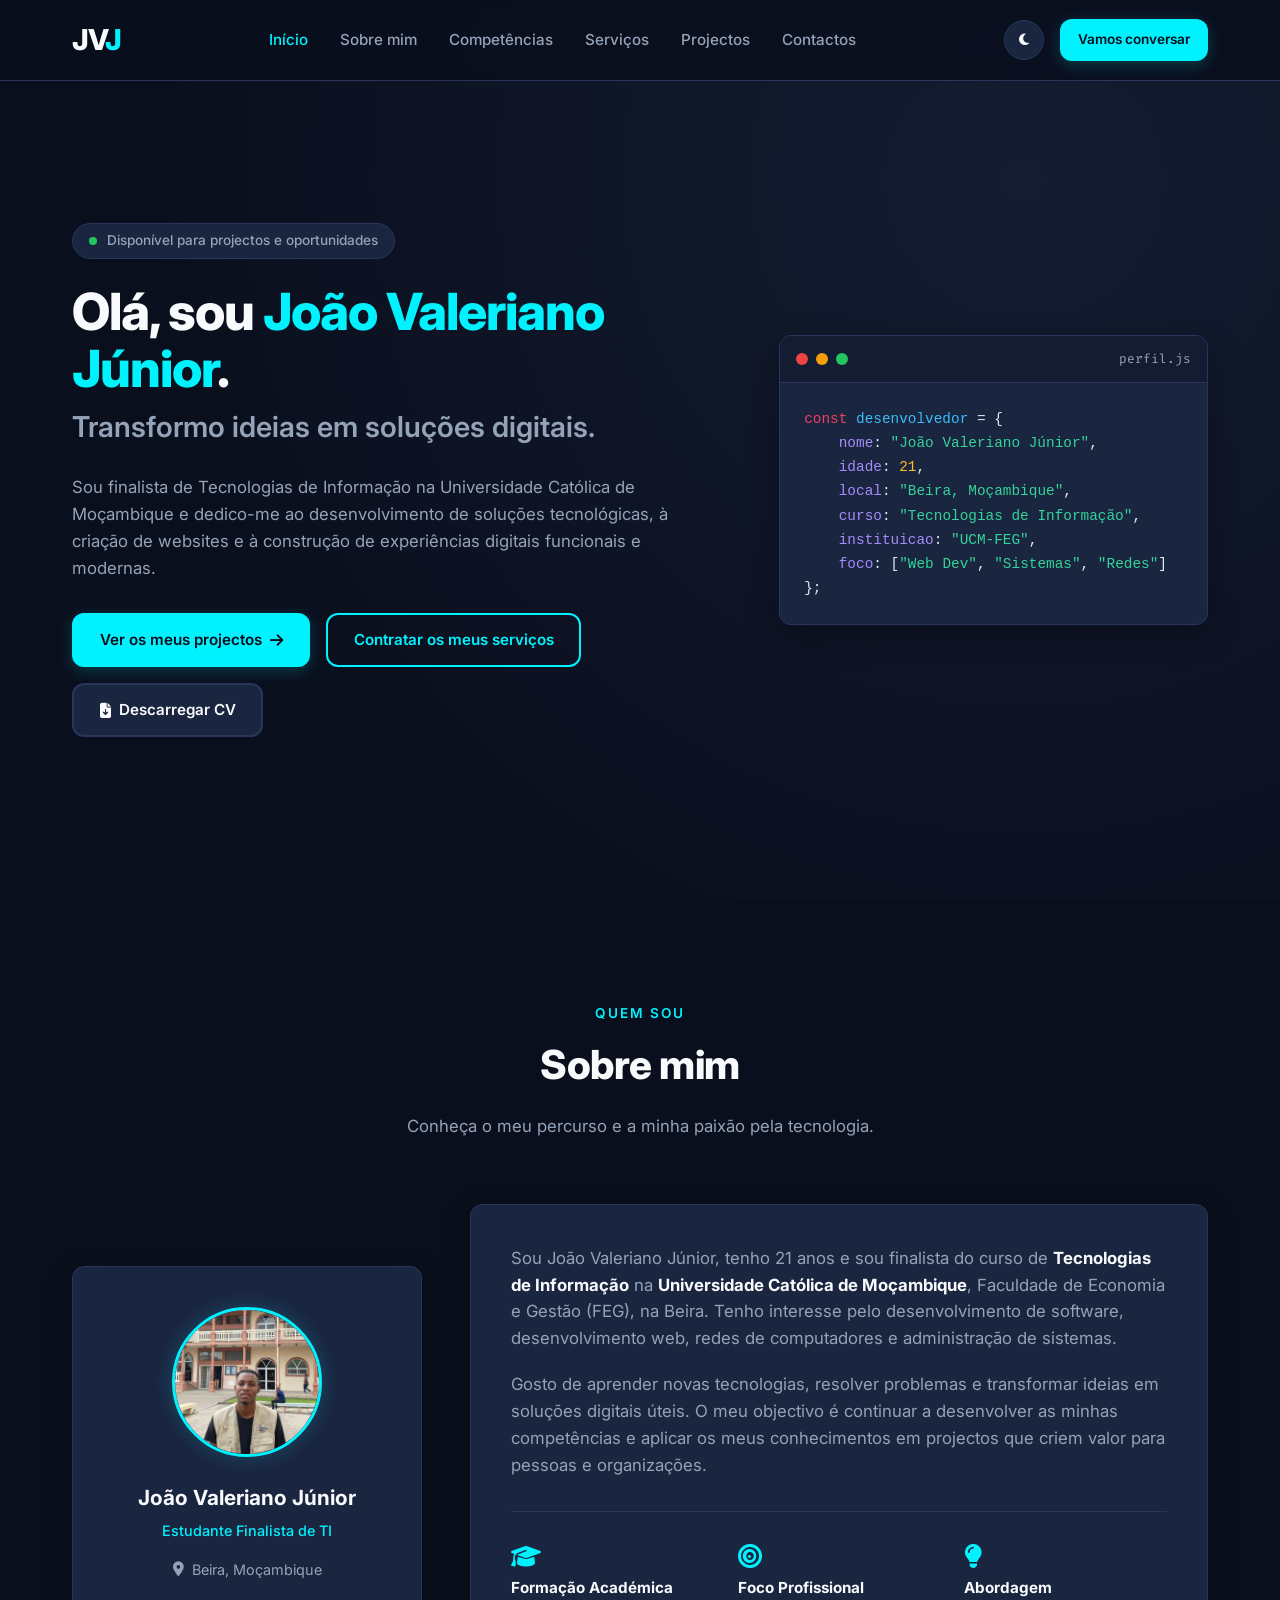
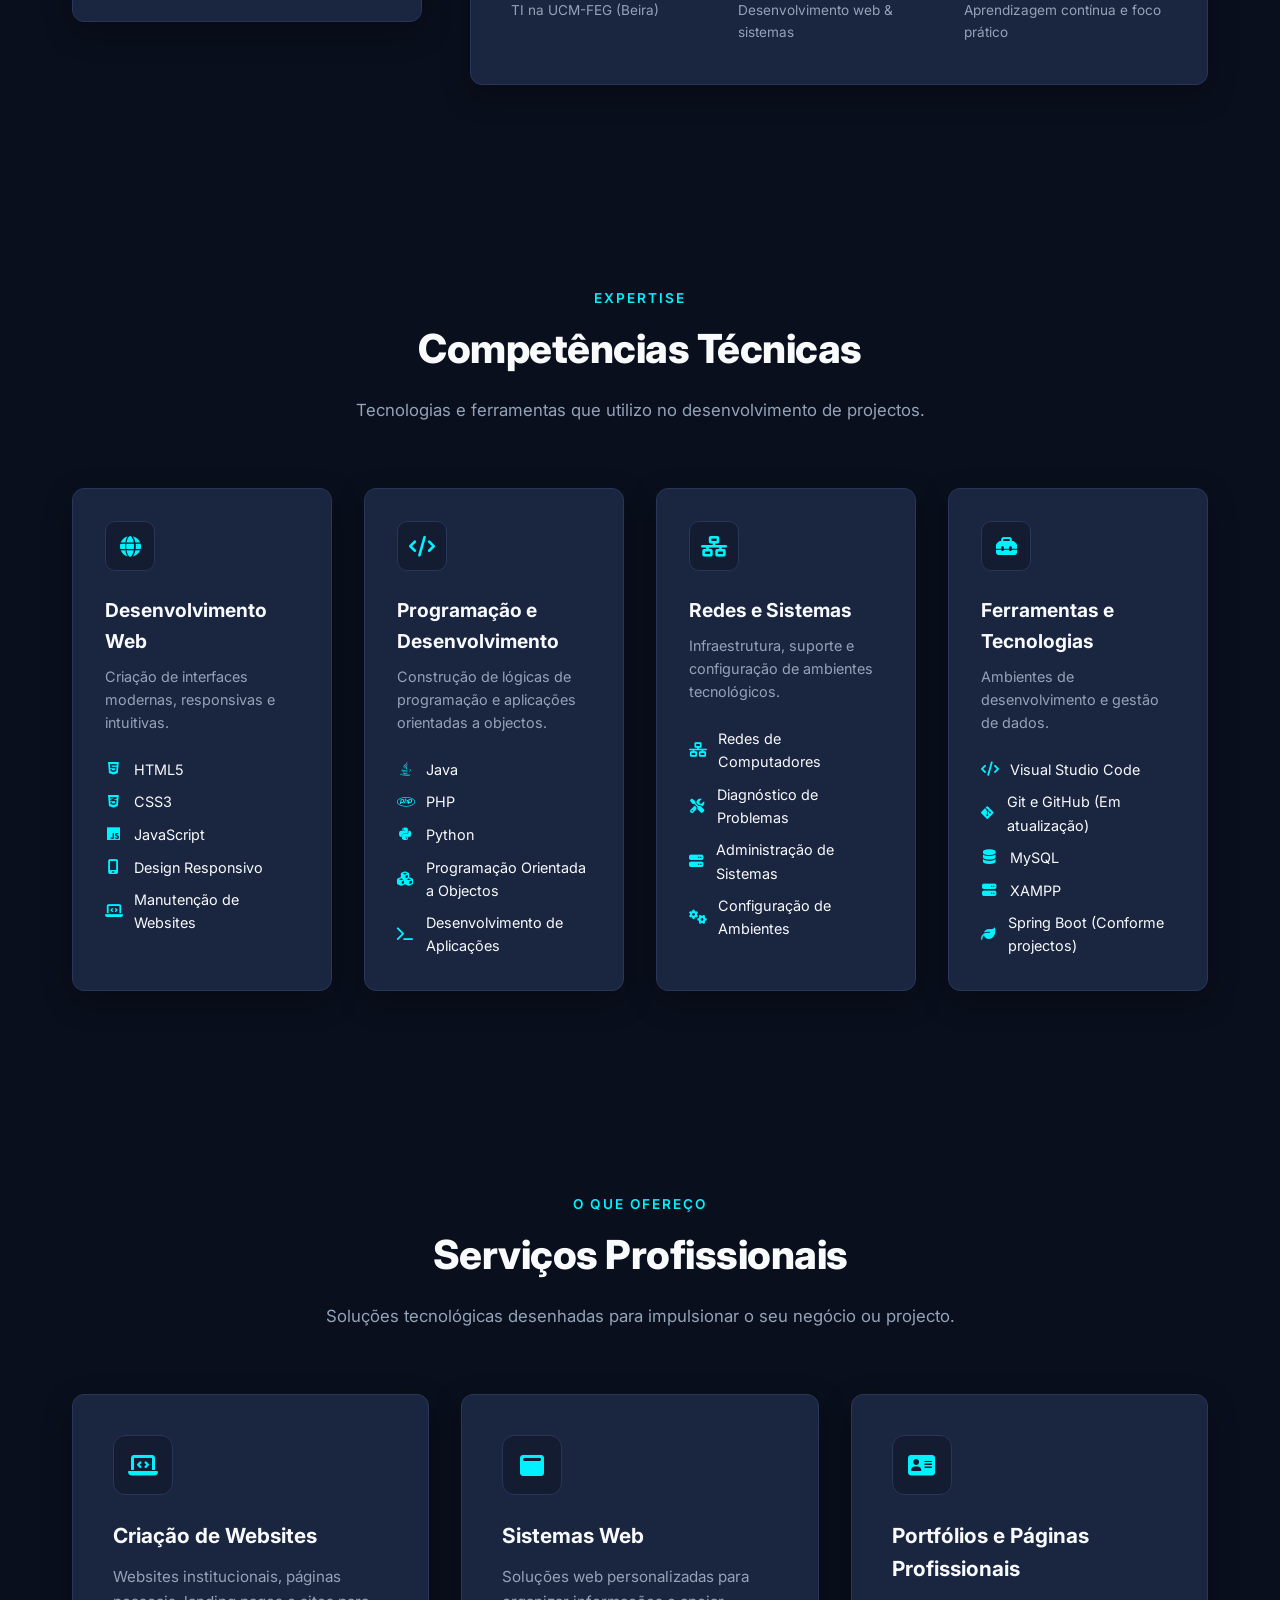
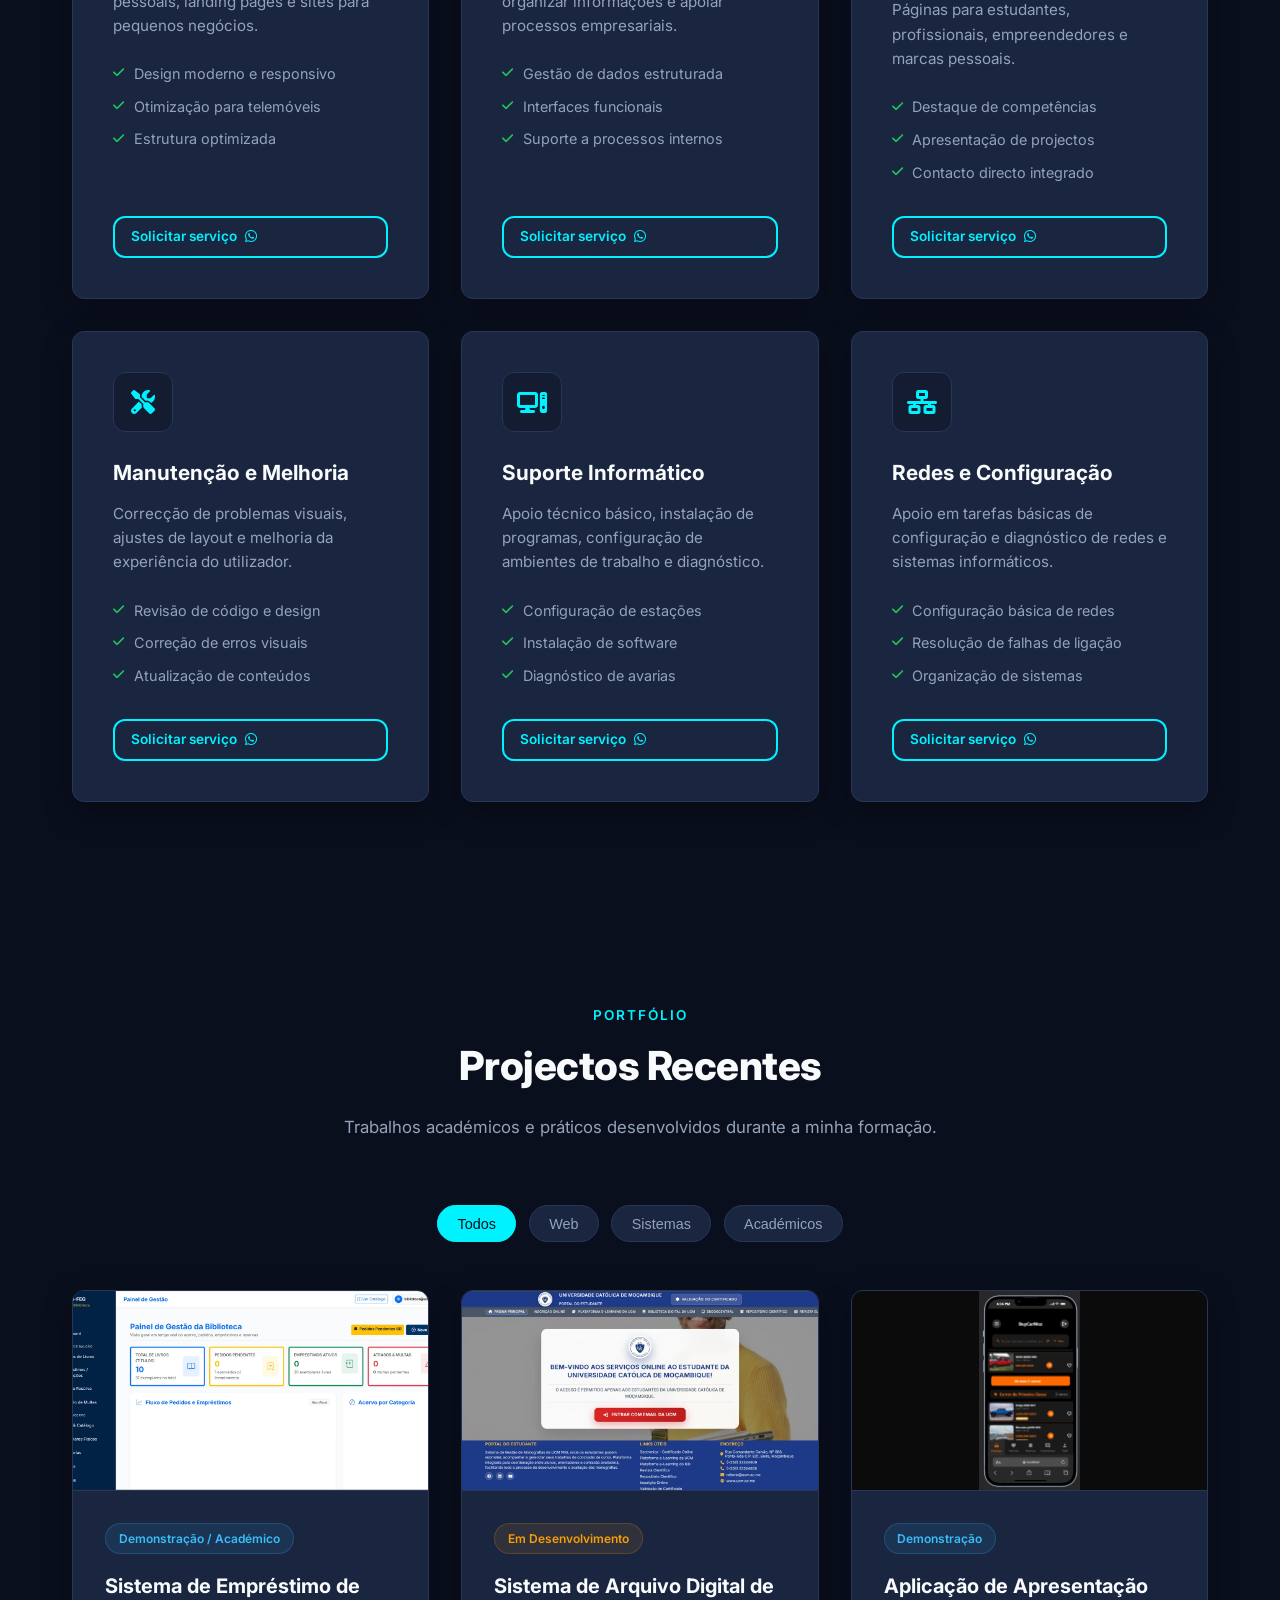
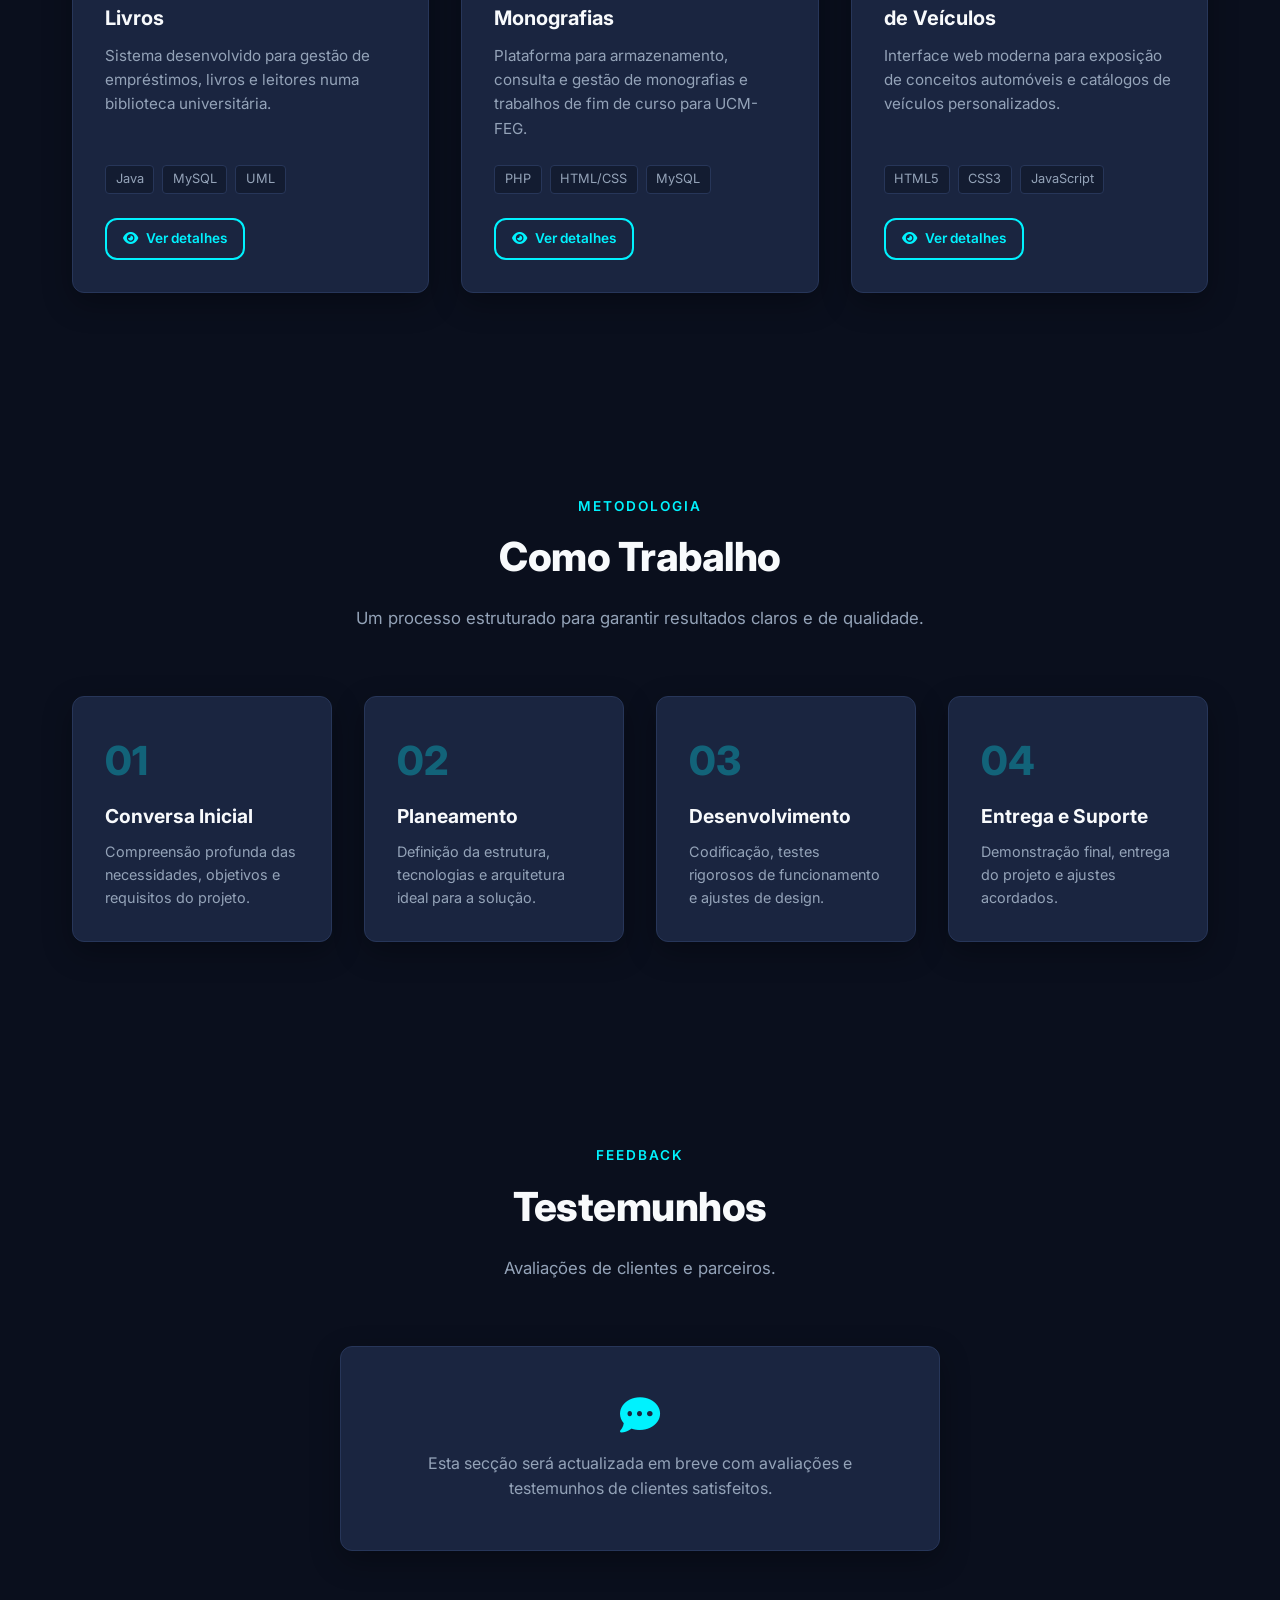
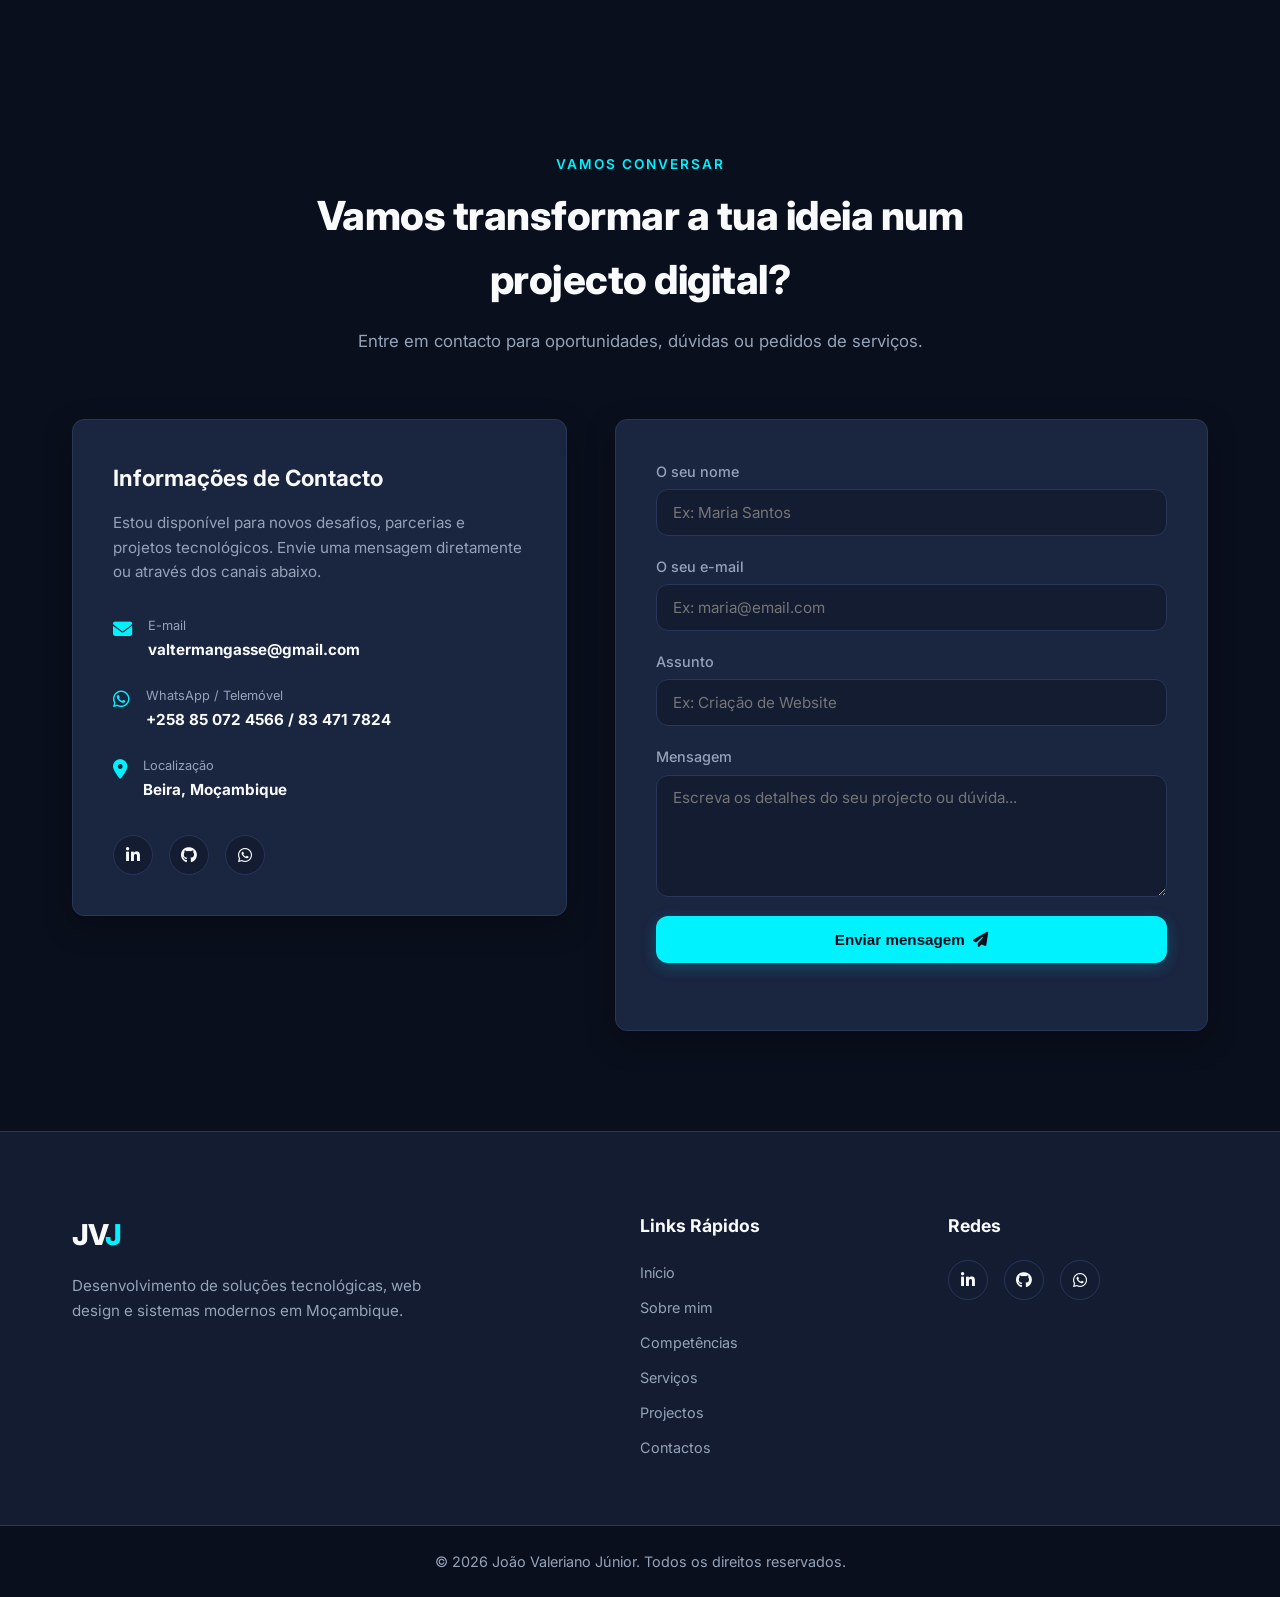
<file: index.html>
<!DOCTYPE html>
<html lang="pt-MZ" class="dark">
<head>
    <meta charset="UTF-8">
    <meta name="viewport" content="width=device-width, initial-scale=1.0">
    <title>João Valeriano Júnior | Portfólio Profissional</title>
    <meta name="description" content="Estudante finalista de Tecnologias de Informação na UCM-FEG, Beira. Desenvolvimento web, soluções digitais e serviços tecnológicos.">
    <!-- Partilha (WhatsApp, LinkedIn, Facebook) -->
    <meta property="og:type" content="website">
    <meta property="og:locale" content="pt_PT">
    <meta property="og:title" content="João Valeriano Júnior | Portfólio Profissional">
    <meta property="og:description" content="Estudante finalista de TI na UCM-FEG, Beira. Websites, sistemas web e suporte informático.">
    <meta property="og:url" content="https://joaovalerianojunior.vercel.app/">
    <meta property="og:image" content="https://joaovalerianojunior.vercel.app/images/og-image.jpg">
    <meta property="og:image:width" content="1200">
    <meta property="og:image:height" content="630">
    <meta name="twitter:card" content="summary_large_image">
    <link rel="canonical" href="https://joaovalerianojunior.vercel.app/">
    <!-- Favicon -->
    <link rel="icon" type="image/svg+xml" href="images/favicon.svg">
    <meta name="theme-color" content="#0a0f1d">
    <!-- Google Fonts -->
    <link rel="preconnect" href="https://fonts.googleapis.com">
    <link rel="preconnect" href="https://fonts.gstatic.com" crossorigin>
    <link href="https://fonts.googleapis.com/css2?family=Inter:wght@300;400;500;600;700;800&family=Fira+Code:wght@400;500&display=swap" rel="stylesheet">
    <!-- FontAwesome Icons -->
    <link rel="stylesheet" href="https://cdnjs.cloudflare.com/ajax/libs/font-awesome/6.4.0/css/all.min.css">
    <!-- Stylesheet -->
    <link rel="stylesheet" href="css/style.css">
</head>
<body>

    <!-- Cabeçalho e Navegação -->
    <header id="header" class="header">
        <div class="container nav-container">
            <a href="#hero" class="logo">JV<span>J</span></a>
            <nav class="nav-menu" id="navMenu">
                <ul class="nav-list">
                    <li><a href="#hero" class="nav-link active">Início</a></li>
                    <li><a href="#sobre" class="nav-link">Sobre mim</a></li>
                    <li><a href="#competencias" class="nav-link">Competências</a></li>
                    <li><a href="#servicos" class="nav-link">Serviços</a></li>
                    <li><a href="#projectos" class="nav-link">Projectos</a></li>
                    <li><a href="#contacto" class="nav-link">Contactos</a></li>
                </ul>
            </nav>
            <div class="nav-actions">
                <button id="themeToggle" class="theme-toggle" aria-label="Alternar tema">
                    <i class="fa-solid fa-moon"></i>
                </button>
                <a href="#contacto" class="btn btn-primary btn-sm">Vamos conversar</a>
                <button id="hamburger" class="hamburger" aria-label="Menu móvel">
                    <span></span>
                    <span></span>
                    <span></span>
                </button>
            </div>
        </div>
    </header>

    <main>
        <!-- Secção Inicial (Hero) -->
        <section id="hero" class="hero">
            <div class="container hero-container">
                <div class="hero-content">
                    <div class="availability-badge">
                        <span class="pulse-dot"></span> Disponível para projectos e oportunidades
                    </div>
                    <h1>Olá, sou <span class="highlight">João Valeriano Júnior</span>.</h1>
                    <h2 class="hero-subtitle">Transformo ideias em soluções digitais.</h2>
                    <p class="hero-description">
                        Sou finalista de Tecnologias de Informação na Universidade Católica de Moçambique e dedico-me ao desenvolvimento de soluções tecnológicas, à criação de websites e à construção de experiências digitais funcionais e modernas.
                    </p>
                    <div class="hero-buttons">
                        <a href="#projectos" class="btn btn-primary">Ver os meus projectos <i class="fa-solid fa-arrow-right"></i></a>
                        <a href="#servicos" class="btn btn-outline">Contratar os meus serviços</a>
                        <a href="#" class="btn btn-ghost" id="cvDownloadBtn" title="Ficheiro PDF a actualizar"><i class="fa-solid fa-file-arrow-down"></i> Descarregar CV</a>
                    </div>
                </div>
                <div class="hero-visual">
                    <div class="code-card">
                        <div class="code-header">
                            <span class="dot red"></span>
                            <span class="dot yellow"></span>
                            <span class="dot green"></span>
                            <span class="code-title">perfil.js</span>
                        </div>
                        <pre><code><span class="keyword">const</span> <span class="variable">desenvolvedor</span> = {
    <span class="property">nome</span>: <span class="string">"João Valeriano Júnior"</span>,
    <span class="property">idade</span>: <span class="number">21</span>,
    <span class="property">local</span>: <span class="string">"Beira, Moçambique"</span>,
    <span class="property">curso</span>: <span class="string">"Tecnologias de Informação"</span>,
    <span class="property">instituicao</span>: <span class="string">"UCM-FEG"</span>,
    <span class="property">foco</span>: [<span class="string">"Web Dev"</span>, <span class="string">"Sistemas"</span>, <span class="string">"Redes"</span>]
};</code></pre>
                    </div>
                </div>
            </div>
        </section>

        <!-- Secção Sobre Mim -->
        <section id="sobre" class="section sobre">
            <div class="container">
                <div class="section-header">
                    <span class="section-tag">Quem sou</span>
                    <h2>Sobre mim</h2>
                    <p>Conheça o meu percurso e a minha paixão pela tecnologia.</p>
                </div>
                <div class="sobre-grid">
                    <div class="sobre-avatar-card">
                        <div class="avatar-photo">
                            <img src="images/foto-perfil.jpg" alt="João Valeriano Júnior" width="600" height="600" loading="lazy">
                        </div>
                        <h3>João Valeriano Júnior</h3>
                        <p class="sobre-role">Estudante Finalista de TI</p>
                        <div class="sobre-location">
                            <i class="fa-solid fa-location-dot"></i> Beira, Moçambique
                        </div>
                    </div>
                    <div class="sobre-text-card">
                        <p>
                            Sou João Valeriano Júnior, tenho 21 anos e sou finalista do curso de <strong>Tecnologias de Informação</strong> na <strong>Universidade Católica de Moçambique</strong>, Faculdade de Economia e Gestão (FEG), na Beira. Tenho interesse pelo desenvolvimento de software, desenvolvimento web, redes de computadores e administração de sistemas.
                        </p>
                        <p>
                            Gosto de aprender novas tecnologias, resolver problemas e transformar ideias em soluções digitais úteis. O meu objectivo é continuar a desenvolver as minhas competências e aplicar os meus conhecimentos em projectos que criem valor para pessoas e organizações.
                        </p>
                        <div class="sobre-highlights">
                            <div class="highlight-item">
                                <i class="fa-solid fa-graduation-cap"></i>
                                <div>
                                    <h4>Formação Académica</h4>
                                    <p>TI na UCM-FEG (Beira)</p>
                                </div>
                            </div>
                            <div class="highlight-item">
                                <i class="fa-solid fa-bullseye"></i>
                                <div>
                                    <h4>Foco Profissional</h4>
                                    <p>Desenvolvimento web & sistemas</p>
                                </div>
                            </div>
                            <div class="highlight-item">
                                <i class="fa-solid fa-lightbulb"></i>
                                <div>
                                    <h4>Abordagem</h4>
                                    <p>Aprendizagem contínua e foco prático</p>
                                </div>
                            </div>
                        </div>
                    </div>
                </div>
            </div>
        </section>

        <!-- Secção de Competências Técnicas -->
        <section id="competencias" class="section competencias">
            <div class="container">
                <div class="section-header">
                    <span class="section-tag">Expertise</span>
                    <h2>Competências Técnicas</h2>
                    <p>Tecnologias e ferramentas que utilizo no desenvolvimento de projectos.</p>
                </div>
                <div class="competencias-grid">
                    <div class="competencia-card">
                        <div class="competencia-icon"><i class="fa-solid fa-globe"></i></div>
                        <h3>Desenvolvimento Web</h3>
                        <p class="competencia-desc">Criação de interfaces modernas, responsivas e intuitivas.</p>
                        <ul class="tech-list">
                            <li><i class="fa-brands fa-html5"></i> HTML5</li>
                            <li><i class="fa-brands fa-css3-alt"></i> CSS3</li>
                            <li><i class="fa-brands fa-js"></i> JavaScript</li>
                            <li><i class="fa-solid fa-mobile-screen"></i> Design Responsivo</li>
                            <li><i class="fa-solid fa-laptop-code"></i> Manutenção de Websites</li>
                        </ul>
                    </div>
                    <div class="competencia-card">
                        <div class="competencia-icon"><i class="fa-solid fa-code"></i></div>
                        <h3>Programação e Desenvolvimento</h3>
                        <p class="competencia-desc">Construção de lógicas de programação e aplicações orientadas a objectos.</p>
                        <ul class="tech-list">
                            <li><i class="fa-brands fa-java"></i> Java</li>
                            <li><i class="fa-brands fa-php"></i> PHP</li>
                            <li><i class="fa-brands fa-python"></i> Python</li>
                            <li><i class="fa-solid fa-cubes"></i> Programação Orientada a Objectos</li>
                            <li><i class="fa-solid fa-terminal"></i> Desenvolvimento de Aplicações</li>
                        </ul>
                    </div>
                    <div class="competencia-card">
                        <div class="competencia-icon"><i class="fa-solid fa-network-wired"></i></div>
                        <h3>Redes e Sistemas</h3>
                        <p class="competencia-desc">Infraestrutura, suporte e configuração de ambientes tecnológicos.</p>
                        <ul class="tech-list">
                            <li><i class="fa-solid fa-network-wired"></i> Redes de Computadores</li>
                            <li><i class="fa-solid fa-screwdriver-wrench"></i> Diagnóstico de Problemas</li>
                            <li><i class="fa-solid fa-server"></i> Administração de Sistemas</li>
                            <li><i class="fa-solid fa-gears"></i> Configuração de Ambientes</li>
                        </ul>
                    </div>
                    <div class="competencia-card">
                        <div class="competencia-icon"><i class="fa-solid fa-toolbox"></i></div>
                        <h3>Ferramentas e Tecnologias</h3>
                        <p class="competencia-desc">Ambientes de desenvolvimento e gestão de dados.</p>
                        <ul class="tech-list">
                            <li><i class="fa-solid fa-code"></i> Visual Studio Code</li>
                            <li><i class="fa-brands fa-git-alt"></i> Git e GitHub (Em atualização)</li>
                            <li><i class="fa-solid fa-database"></i> MySQL</li>
                            <li><i class="fa-solid fa-server"></i> XAMPP</li>
                            <li><i class="fa-solid fa-leaf"></i> Spring Boot (Conforme projectos)</li>
                        </ul>
                    </div>
                </div>
            </div>
        </section>

        <!-- Secção de Serviços -->
        <section id="servicos" class="section servicos">
            <div class="container">
                <div class="section-header">
                    <span class="section-tag">O que ofereço</span>
                    <h2>Serviços Profissionais</h2>
                    <p>Soluções tecnológicas desenhadas para impulsionar o seu negócio ou projecto.</p>
                </div>
                <div class="servicos-grid">
                    <div class="servico-card">
                        <div class="servico-icon"><i class="fa-solid fa-laptop-code"></i></div>
                        <h3>Criação de Websites</h3>
                        <p>Websites institucionais, páginas pessoais, landing pages e sites para pequenos negócios.</p>
                        <ul class="servico-features">
                            <li><i class="fa-solid fa-check"></i> Design moderno e responsivo</li>
                            <li><i class="fa-solid fa-check"></i> Otimização para telemóveis</li>
                            <li><i class="fa-solid fa-check"></i> Estrutura optimizada</li>
                        </ul>
                        <a href="https://wa.me/258850724566?text=Olá%20João,%20gostaria%20de%20saber%20mais%20sobre%20o%20serviço%20de%20Criação%20de%20Websites." target="_blank" class="btn btn-outline btn-sm">Solicitar serviço <i class="fa-brands fa-whatsapp"></i></a>
                    </div>
                    <div class="servico-card">
                        <div class="servico-icon"><i class="fa-solid fa-window-maximize"></i></div>
                        <h3>Sistemas Web</h3>
                        <p>Soluções web personalizadas para organizar informações e apoiar processos empresariais.</p>
                        <ul class="servico-features">
                            <li><i class="fa-solid fa-check"></i> Gestão de dados estruturada</li>
                            <li><i class="fa-solid fa-check"></i> Interfaces funcionais</li>
                            <li><i class="fa-solid fa-check"></i> Suporte a processos internos</li>
                        </ul>
                        <a href="https://wa.me/258850724566?text=Olá%20João,%20gostaria%20de%20saber%20mais%20sobre%20o%20serviço%20de%20Sistemas%20Web." target="_blank" class="btn btn-outline btn-sm">Solicitar serviço <i class="fa-brands fa-whatsapp"></i></a>
                    </div>
                    <div class="servico-card">
                        <div class="servico-icon"><i class="fa-solid fa-address-card"></i></div>
                        <h3>Portfólios e Páginas Profissionais</h3>
                        <p>Páginas para estudantes, profissionais, empreendedores e marcas pessoais.</p>
                        <ul class="servico-features">
                            <li><i class="fa-solid fa-check"></i> Destaque de competências</li>
                            <li><i class="fa-solid fa-check"></i> Apresentação de projectos</li>
                            <li><i class="fa-solid fa-check"></i> Contacto directo integrado</li>
                        </ul>
                        <a href="https://wa.me/258850724566?text=Olá%20João,%20gostaria%20de%20saber%20mais%20sobre%20Portfólios%20e%20Páginas%20Profissionais." target="_blank" class="btn btn-outline btn-sm">Solicitar serviço <i class="fa-brands fa-whatsapp"></i></a>
                    </div>
                    <div class="servico-card">
                        <div class="servico-icon"><i class="fa-solid fa-screwdriver-wrench"></i></div>
                        <h3>Manutenção e Melhoria</h3>
                        <p>Correcção de problemas visuais, ajustes de layout e melhoria da experiência do utilizador.</p>
                        <ul class="servico-features">
                            <li><i class="fa-solid fa-check"></i> Revisão de código e design</li>
                            <li><i class="fa-solid fa-check"></i> Correção de erros visuais</li>
                            <li><i class="fa-solid fa-check"></i> Atualização de conteúdos</li>
                        </ul>
                        <a href="https://wa.me/258850724566?text=Olá%20João,%20gostaria%20de%20saber%20mais%20sobre%20Manutenção%20e%20Melhoria%20de%20Websites." target="_blank" class="btn btn-outline btn-sm">Solicitar serviço <i class="fa-brands fa-whatsapp"></i></a>
                    </div>
                    <div class="servico-card">
                        <div class="servico-icon"><i class="fa-solid fa-computer"></i></div>
                        <h3>Suporte Informático</h3>
                        <p>Apoio técnico básico, instalação de programas, configuração de ambientes de trabalho e diagnóstico.</p>
                        <ul class="servico-features">
                            <li><i class="fa-solid fa-check"></i> Configuração de estações</li>
                            <li><i class="fa-solid fa-check"></i> Instalação de software</li>
                            <li><i class="fa-solid fa-check"></i> Diagnóstico de avarias</li>
                        </ul>
                        <a href="https://wa.me/258850724566?text=Olá%20João,%20gostaria%20de%20saber%20mais%20sobre%20Suporte%20Informático." target="_blank" class="btn btn-outline btn-sm">Solicitar serviço <i class="fa-brands fa-whatsapp"></i></a>
                    </div>
                    <div class="servico-card">
                        <div class="servico-icon"><i class="fa-solid fa-network-wired"></i></div>
                        <h3>Redes e Configuração</h3>
                        <p>Apoio em tarefas básicas de configuração e diagnóstico de redes e sistemas informáticos.</p>
                        <ul class="servico-features">
                            <li><i class="fa-solid fa-check"></i> Configuração básica de redes</li>
                            <li><i class="fa-solid fa-check"></i> Resolução de falhas de ligação</li>
                            <li><i class="fa-solid fa-check"></i> Organização de sistemas</li>
                        </ul>
                        <a href="https://wa.me/258850724566?text=Olá%20João,%20gostaria%20de%20saber%20mais%20sobre%20Redes%20e%20Configuração." target="_blank" class="btn btn-outline btn-sm">Solicitar serviço <i class="fa-brands fa-whatsapp"></i></a>
                    </div>
                </div>
            </div>
        </section>

        <!-- Secção de Projectos -->
        <section id="projectos" class="section projectos">
            <div class="container">
                <div class="section-header">
                    <span class="section-tag">Portfólio</span>
                    <h2>Projectos Recentes</h2>
                    <p>Trabalhos académicos e práticos desenvolvidos durante a minha formação.</p>
                </div>
                
                <div class="project-filters">
                    <button class="filter-btn active" data-filter="all">Todos</button>
                    <button class="filter-btn" data-filter="web">Web</button>
                    <button class="filter-btn" data-filter="sistemas">Sistemas</button>
                    <button class="filter-btn" data-filter="academico">Académicos</button>
                </div>

                <div class="projectos-grid">
                    <div class="projecto-card" data-category="sistemas academico">
                        <div class="projecto-img">
                            <img src="images/biblioteca-ucm.webp" alt="Painel de gestão da biblioteca UCM-FEG" loading="lazy">
                        </div>
                        <div class="projecto-content">
                            <span class="projecto-status status-demo">Demonstração / Académico</span>
                            <h3>Sistema de Empréstimo de Livros</h3>
                            <p>Sistema desenvolvido para gestão de empréstimos, livros e leitores numa biblioteca universitária.</p>
                            <div class="projecto-techs">
                                <span>Java</span>
                                <span>MySQL</span>
                                <span>UML</span>
                            </div>
                            <div class="projecto-links">
                                <a href="#contacto" class="btn btn-outline btn-sm"><i class="fa-solid fa-eye"></i> Ver detalhes</a>
                            </div>
                        </div>
                    </div>

                    <div class="projecto-card" data-category="web academico">
                        <div class="projecto-img">
                            <img src="images/arquivo-digital.webp" alt="Portal do Estudante UCM-FEG - Arquivo Digital de Monografias" loading="lazy">
                        </div>
                        <div class="projecto-content">
                            <span class="projecto-status status-dev">Em Desenvolvimento</span>
                            <h3>Sistema de Arquivo Digital de Monografias</h3>
                            <p>Plataforma para armazenamento, consulta e gestão de monografias e trabalhos de fim de curso para UCM-FEG.</p>
                            <div class="projecto-techs">
                                <span>PHP</span>
                                <span>HTML/CSS</span>
                                <span>MySQL</span>
                            </div>
                            <div class="projecto-links">
                                <a href="#contacto" class="btn btn-outline btn-sm"><i class="fa-solid fa-eye"></i> Ver detalhes</a>
                            </div>
                        </div>
                    </div>

                    <div class="projecto-card" data-category="web">
                        <div class="projecto-img projecto-img--mobile">
                            <img src="images/buycarmoz.webp" alt="Aplicação BuyCarMoz - catálogo de veículos" loading="lazy">
                        </div>
                        <div class="projecto-content">
                            <span class="projecto-status status-demo">Demonstração</span>
                            <h3>Aplicação de Apresentação de Veículos</h3>
                            <p>Interface web moderna para exposição de conceitos automóveis e catálogos de veículos personalizados.</p>
                            <div class="projecto-techs">
                                <span>HTML5</span>
                                <span>CSS3</span>
                                <span>JavaScript</span>
                            </div>
                            <div class="projecto-links">
                                <a href="#contacto" class="btn btn-outline btn-sm"><i class="fa-solid fa-eye"></i> Ver detalhes</a>
                            </div>
                        </div>
                    </div>
                </div>
            </div>
        </section>

        <!-- Secção Como Trabalho -->
        <section class="section processo">
            <div class="container">
                <div class="section-header">
                    <span class="section-tag">Metodologia</span>
                    <h2>Como Trabalho</h2>
                    <p>Um processo estruturado para garantir resultados claros e de qualidade.</p>
                </div>
                <div class="processo-grid">
                    <div class="processo-step">
                        <div class="step-number">01</div>
                        <h3>Conversa Inicial</h3>
                        <p>Compreensão profunda das necessidades, objetivos e requisitos do projeto.</p>
                    </div>
                    <div class="processo-step">
                        <div class="step-number">02</div>
                        <h3>Planeamento</h3>
                        <p>Definição da estrutura, tecnologias e arquitetura ideal para a solução.</p>
                    </div>
                    <div class="processo-step">
                        <div class="step-number">03</div>
                        <h3>Desenvolvimento</h3>
                        <p>Codificação, testes rigorosos de funcionamento e ajustes de design.</p>
                    </div>
                    <div class="processo-step">
                        <div class="step-number">04</div>
                        <h3>Entrega e Suporte</h3>
                        <p>Demonstração final, entrega do projeto e ajustes acordados.</p>
                    </div>
                </div>
            </div>
        </section>

        <!-- Secção Testemunhos -->
        <section class="section testemunhos">
            <div class="container">
                <div class="section-header">
                    <span class="section-tag">Feedback</span>
                    <h2>Testemunhos</h2>
                    <p>Avaliações de clientes e parceiros.</p>
                </div>
                <div class="testemunhos-card-empty">
                    <i class="fa-solid fa-comment-dots"></i>
                    <p>Esta secção será actualizada em breve com avaliações e testemunhos de clientes satisfeitos.</p>
                </div>
            </div>
        </section>

        <!-- Secção de Contacto -->
        <section id="contacto" class="section contacto">
            <div class="container">
                <div class="section-header">
                    <span class="section-tag">Vamos conversar</span>
                    <h2>Vamos transformar a tua ideia num projecto digital?</h2>
                    <p>Entre em contacto para oportunidades, dúvidas ou pedidos de serviços.</p>
                </div>
                <div class="contacto-grid">
                    <div class="contacto-info">
                        <h3>Informações de Contacto</h3>
                        <p>Estou disponível para novos desafios, parcerias e projetos tecnológicos. Envie uma mensagem diretamente ou através dos canais abaixo.</p>
                        
                        <ul class="contacto-list">
                            <li>
                                <i class="fa-solid fa-envelope"></i>
                                <div>
                                    <span>E-mail</span>
                                    <strong>valtermangasse@gmail.com</strong>
                                </div>
                            </li>
                            <li>
                                <i class="fa-brands fa-whatsapp"></i>
                                <div>
                                    <span>WhatsApp / Telemóvel</span>
                                    <strong>+258 85 072 4566 / 83 471 7824</strong>
                                </div>
                            </li>
                            <li>
                                <i class="fa-solid fa-location-dot"></i>
                                <div>
                                    <span>Localização</span>
                                    <strong>Beira, Moçambique</strong>
                                </div>
                            </li>
                        </ul>

                        <div class="social-links">
                            <a href="#" target="_blank" aria-label="LinkedIn"><i class="fa-brands fa-linkedin-in"></i></a>
                            <a href="#" target="_blank" aria-label="GitHub"><i class="fa-brands fa-github"></i></a>
                            <a href="https://wa.me/258850724566" target="_blank" aria-label="WhatsApp"><i class="fa-brands fa-whatsapp"></i></a>
                        </div>
                    </div>

                    <div class="contacto-form-wrapper">
                        <form id="contactoForm" class="contacto-form">
                            <div class="form-group">
                                <label for="nome">O seu nome</label>
                                <input type="text" id="nome" name="nome" placeholder="Ex: Maria Santos" required>
                            </div>
                            <div class="form-group">
                                <label for="email">O seu e-mail</label>
                                <input type="email" id="email" name="email" placeholder="Ex: maria@email.com" required>
                            </div>
                            <div class="form-group">
                                <label for="assunto">Assunto</label>
                                <input type="text" id="assunto" name="assunto" placeholder="Ex: Criação de Website" required>
                            </div>
                            <div class="form-group">
                                <label for="mensagem">Mensagem</label>
                                <textarea id="mensagem" name="mensagem" rows="5" placeholder="Escreva os detalhes do seu projecto ou dúvida..." required></textarea>
                            </div>
                            <button type="submit" class="btn btn-primary btn-block">Enviar mensagem <i class="fa-solid fa-paper-plane"></i></button>
                            <div id="formFeedback" class="form-feedback"></div>
                        </form>
                    </div>
                </div>
            </div>
        </section>
    </main>

    <!-- Rodapé -->
    <footer class="footer">
        <div class="container footer-container">
            <div class="footer-brand">
                <a href="#hero" class="logo">JV<span>J</span></a>
                <p>Desenvolvimento de soluções tecnológicas, web design e sistemas modernos em Moçambique.</p>
            </div>
            <div class="footer-links">
                <h4>Links Rápidos</h4>
                <ul>
                    <li><a href="#hero">Início</a></li>
                    <li><a href="#sobre">Sobre mim</a></li>
                    <li><a href="#competencias">Competências</a></li>
                    <li><a href="#servicos">Serviços</a></li>
                    <li><a href="#projectos">Projectos</a></li>
                    <li><a href="#contacto">Contactos</a></li>
                </ul>
            </div>
            <div class="footer-social">
                <h4>Redes</h4>
                <div class="social-links">
                    <a href="#" target="_blank" aria-label="LinkedIn"><i class="fa-brands fa-linkedin-in"></i></a>
                    <a href="#" target="_blank" aria-label="GitHub"><i class="fa-brands fa-github"></i></a>
                    <a href="https://wa.me/258850724566" target="_blank" aria-label="WhatsApp"><i class="fa-brands fa-whatsapp"></i></a>
                </div>
            </div>
        </div>
        <div class="footer-bottom">
            <div class="container">
                <p>&copy; <span id="currentYear">2026</span> João Valeriano Júnior. Todos os direitos reservados.</p>
            </div>
        </div>
    </footer>

    <!-- Botão Voltar ao Topo -->
    <button id="backToTop" class="back-to-top" aria-label="Voltar ao topo">
        <i class="fa-solid fa-arrow-up"></i>
    </button>

    <!-- JavaScript -->
    <script src="js/script.js"></script>
</body>
</html>
</file>
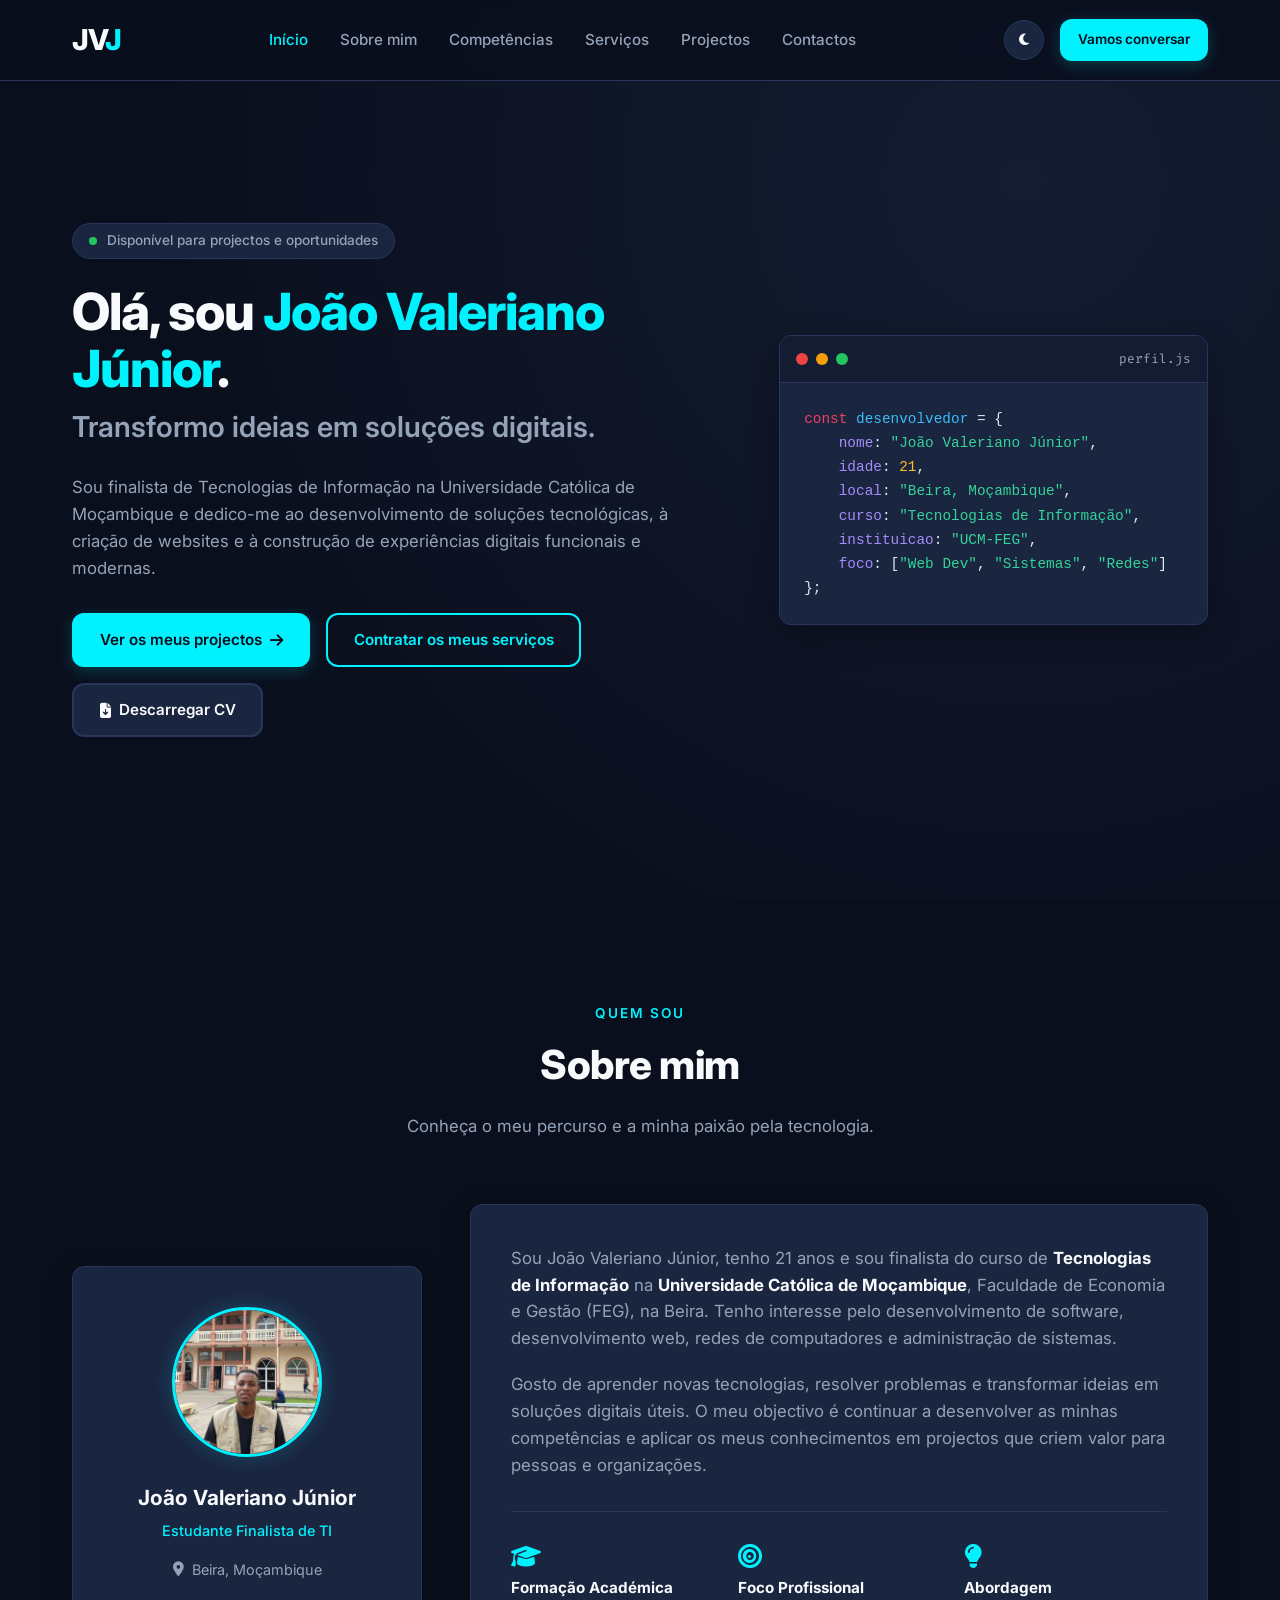
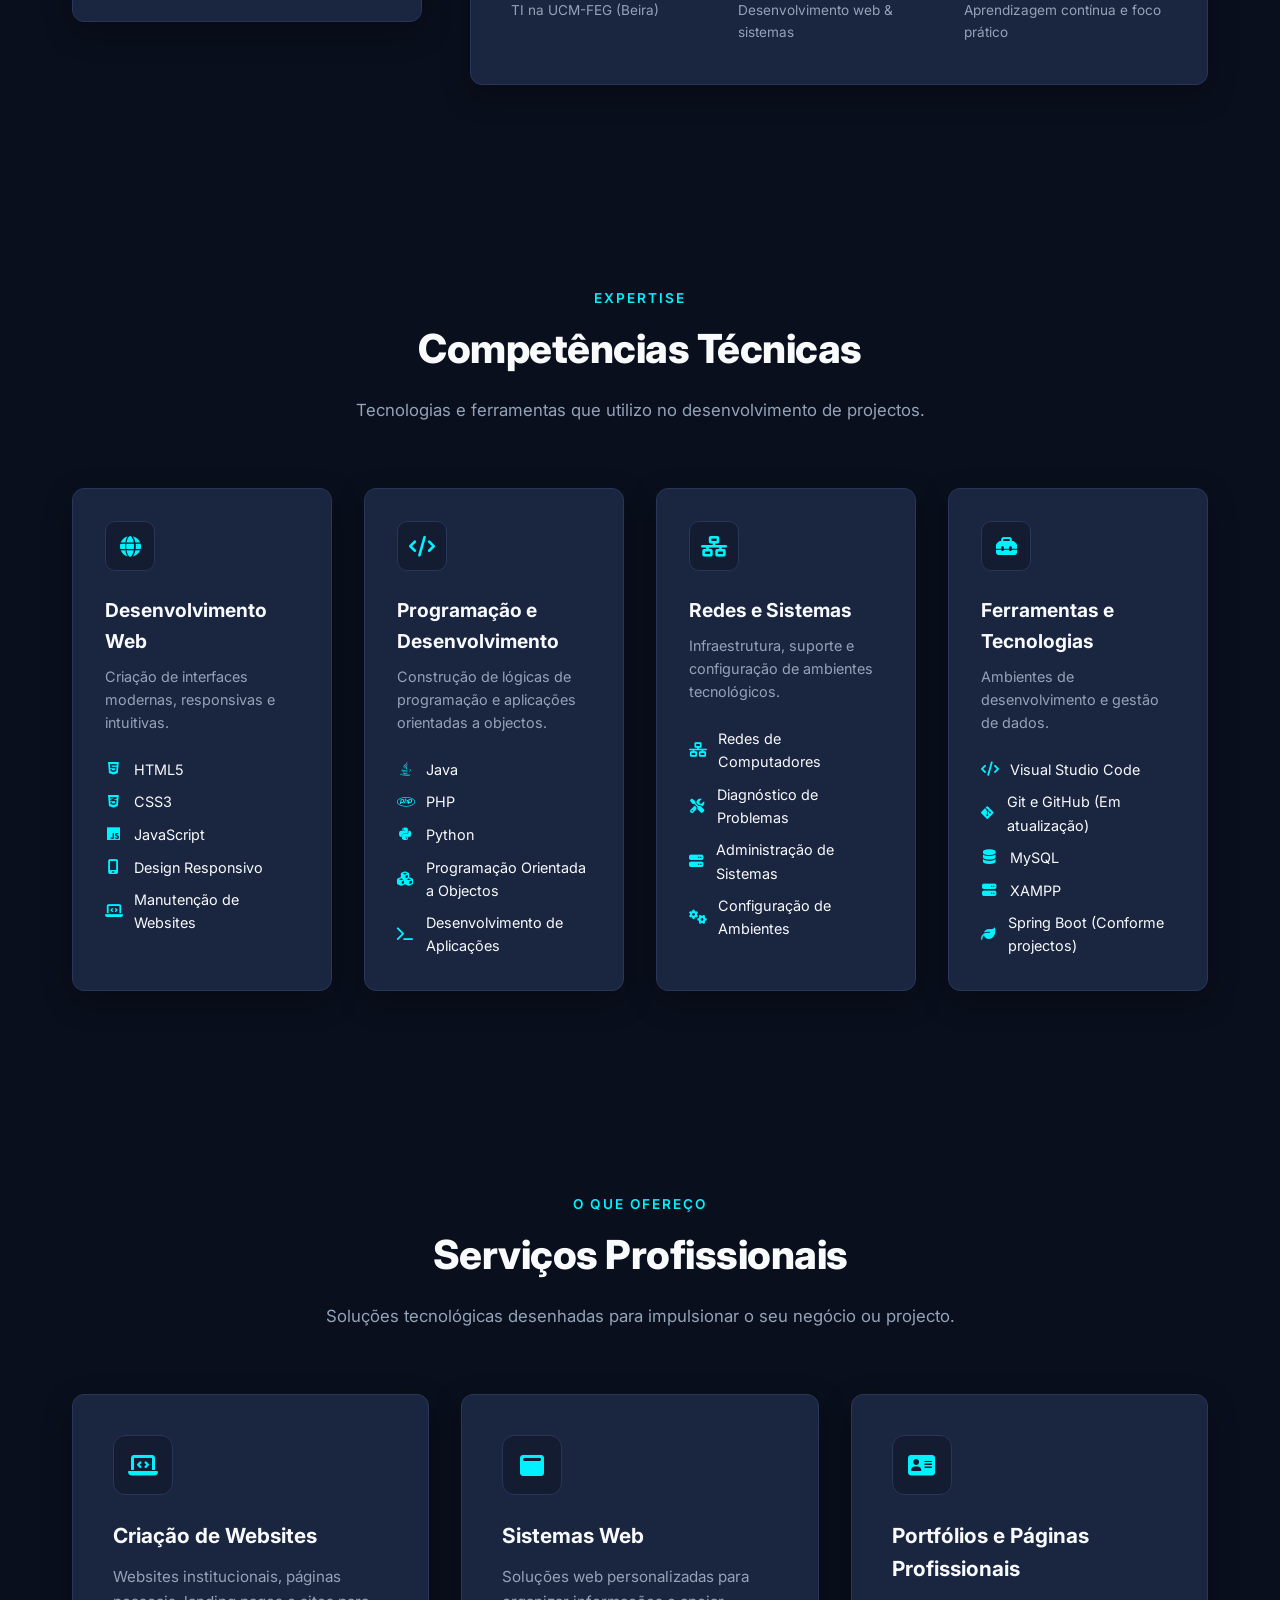
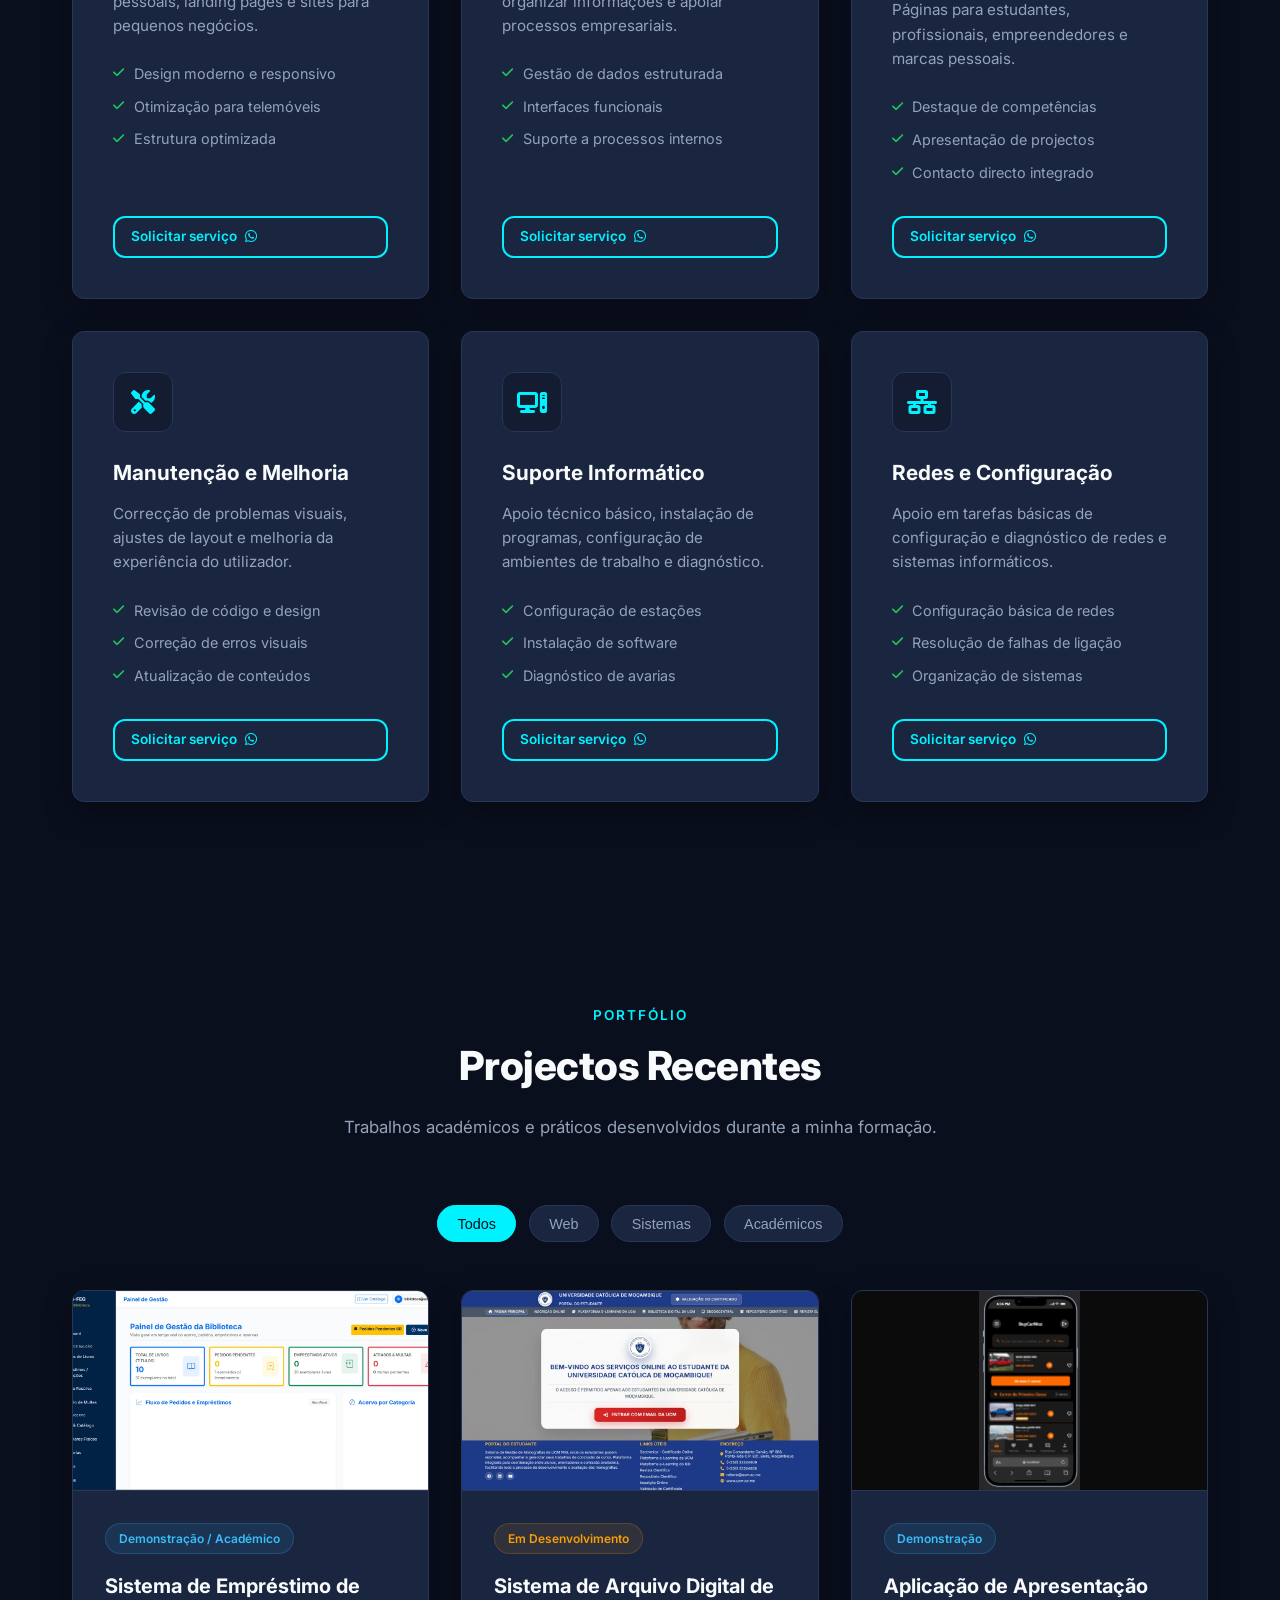
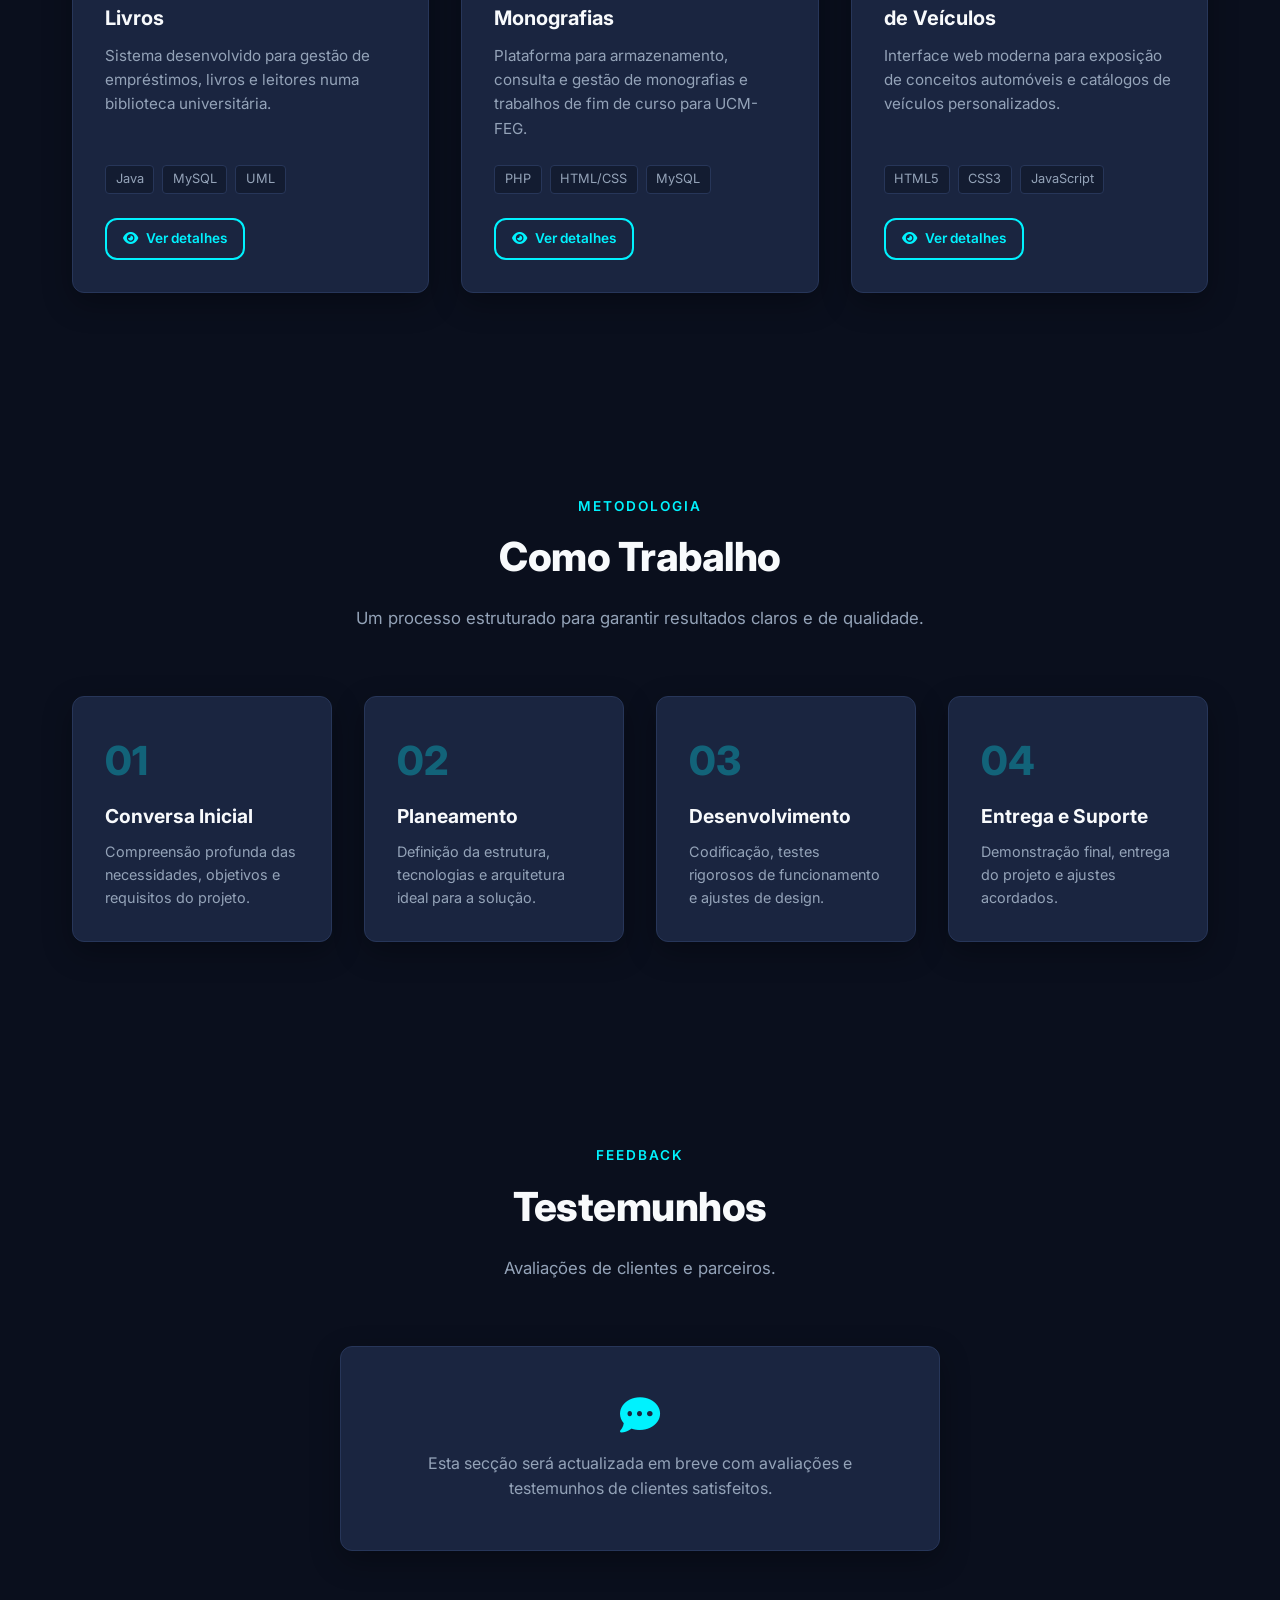
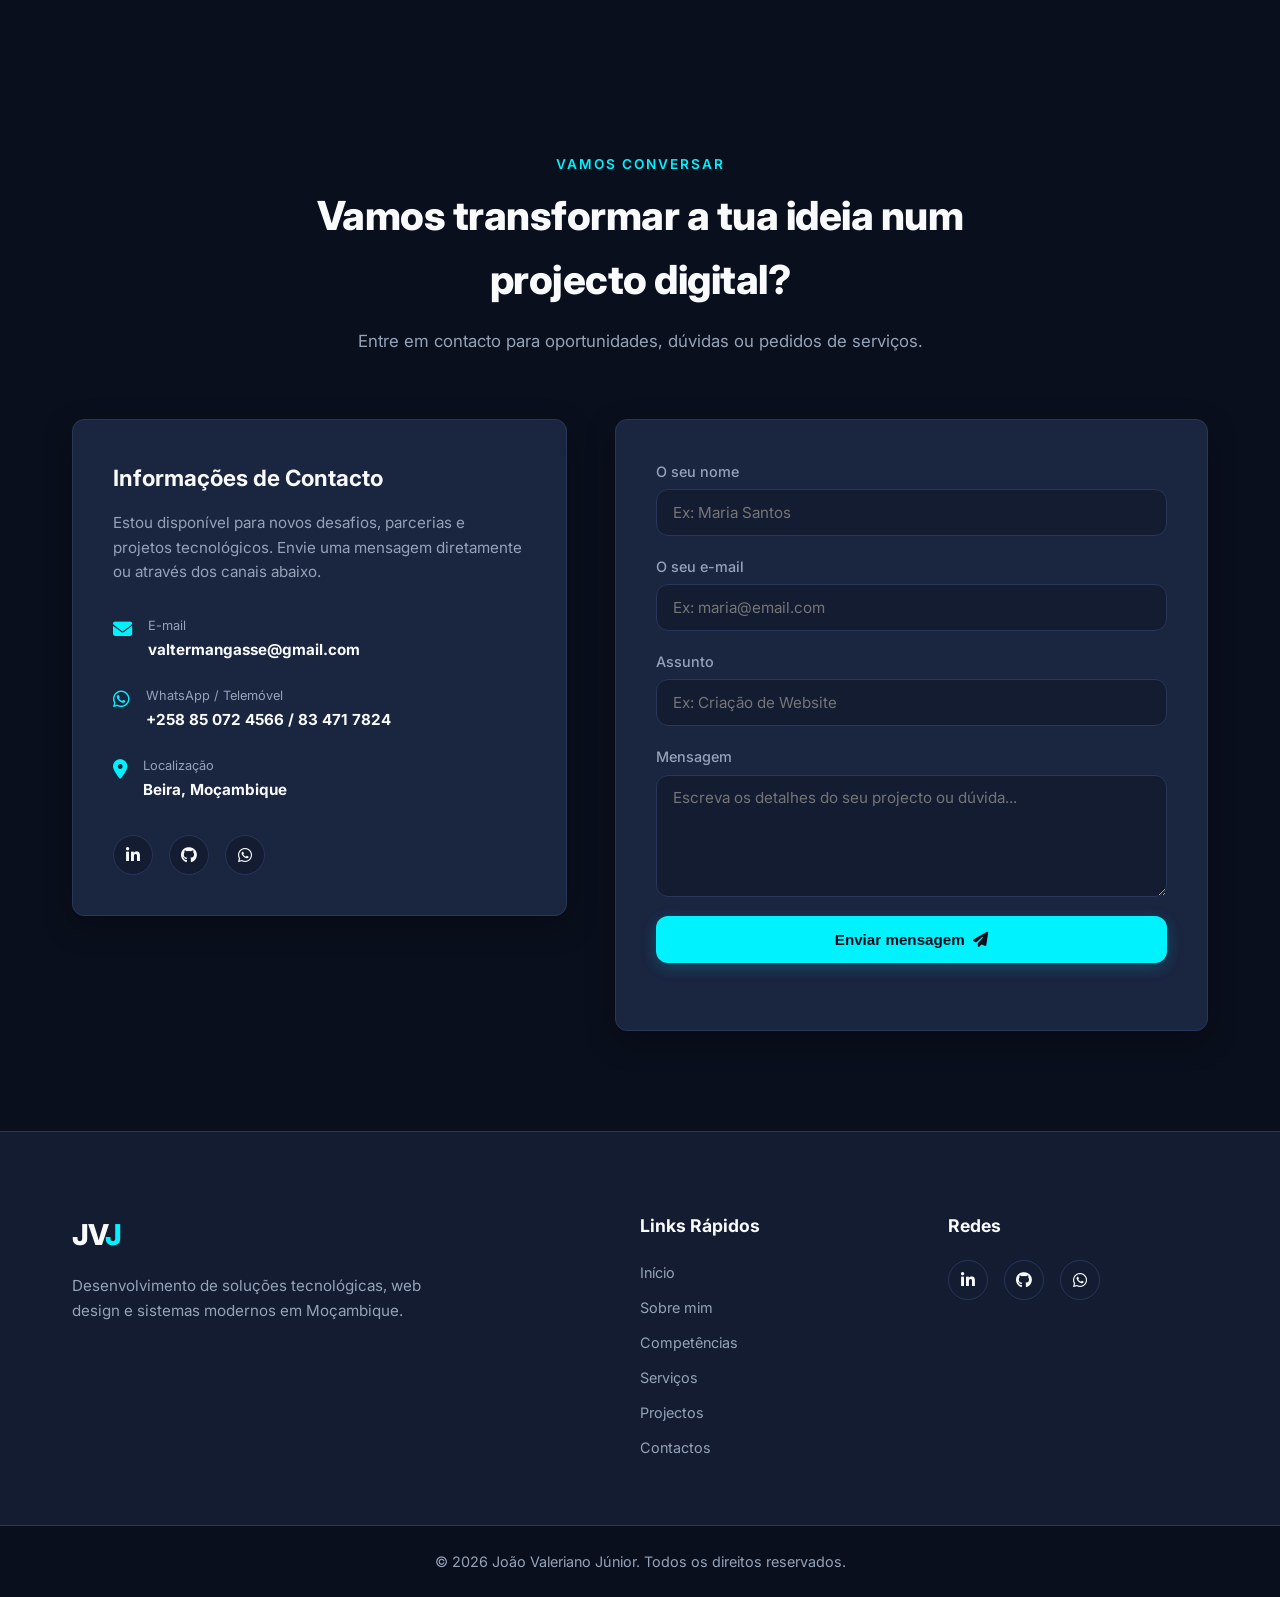
<file: Portifolio/index.html>
<!DOCTYPE html>
<html lang="pt-MZ" class="dark">
<head>
    <meta charset="UTF-8">
    <meta name="viewport" content="width=device-width, initial-scale=1.0">
    <title>João Valeriano Júnior | Portfólio Profissional</title>
    <meta name="description" content="Estudante finalista de Tecnologias de Informação na UCM-FEG, Beira. Desenvolvimento web, soluções digitais e serviços tecnológicos.">
    <!-- Favicon Provisório -->
    <link rel="icon" type="image/svg+xml" href="data:image/svg+xml,<svg xmlns=%22http://www.w3.org/2000/svg%22 viewBox=%220 0 100 100%22><text y=%22.9em%22 font-size=%2290%22 fill=%22%2300f2fe%22>JVJ</text></svg>">
    <!-- Google Fonts -->
    <link rel="preconnect" href="https://fonts.googleapis.com">
    <link rel="preconnect" href="https://fonts.gstatic.com" crossorigin>
    <link href="https://fonts.googleapis.com/css2?family=Inter:wght@300;400;500;600;700;800&family=Fira+Code:wght@400;500&display=swap" rel="stylesheet">
    <!-- FontAwesome Icons -->
    <link rel="stylesheet" href="https://cdnjs.cloudflare.com/ajax/libs/font-awesome/6.4.0/css/all.min.css">
    <!-- Stylesheet -->
    <link rel="stylesheet" href="css/style.css">
</head>
<body>

    <!-- Cabeçalho e Navegação -->
    <header id="header" class="header">
        <div class="container nav-container">
            <a href="#hero" class="logo">JV<span>J</span></a>
            <nav class="nav-menu" id="navMenu">
                <ul class="nav-list">
                    <li><a href="#hero" class="nav-link active">Início</a></li>
                    <li><a href="#sobre" class="nav-link">Sobre mim</a></li>
                    <li><a href="#competencias" class="nav-link">Competências</a></li>
                    <li><a href="#servicos" class="nav-link">Serviços</a></li>
                    <li><a href="#projectos" class="nav-link">Projectos</a></li>
                    <li><a href="#contacto" class="nav-link">Contactos</a></li>
                </ul>
            </nav>
            <div class="nav-actions">
                <button id="themeToggle" class="theme-toggle" aria-label="Alternar tema">
                    <i class="fa-solid fa-moon"></i>
                </button>
                <a href="#contacto" class="btn btn-primary btn-sm">Vamos conversar</a>
                <button id="hamburger" class="hamburger" aria-label="Menu móvel">
                    <span></span>
                    <span></span>
                    <span></span>
                </button>
            </div>
        </div>
    </header>

    <main>
        <!-- Secção Inicial (Hero) -->
        <section id="hero" class="hero">
            <div class="container hero-container">
                <div class="hero-content">
                    <div class="availability-badge">
                        <span class="pulse-dot"></span> Disponível para projectos e oportunidades
                    </div>
                    <h1>Olá, sou <span class="highlight">João Valeriano Júnior</span>.</h1>
                    <h2 class="hero-subtitle">Transformo ideias em soluções digitais.</h2>
                    <p class="hero-description">
                        Sou finalista de Tecnologias de Informação na Universidade Católica de Moçambique e dedico-me ao desenvolvimento de soluções tecnológicas, à criação de websites e à construção de experiências digitais funcionais e modernas.
                    </p>
                    <div class="hero-buttons">
                        <a href="#projectos" class="btn btn-primary">Ver os meus projectos <i class="fa-solid fa-arrow-right"></i></a>
                        <a href="#servicos" class="btn btn-outline">Contratar os meus serviços</a>
                        <a href="#" class="btn btn-ghost" id="cvDownloadBtn" title="Ficheiro PDF a actualizar"><i class="fa-solid fa-file-arrow-down"></i> Descarregar CV</a>
                    </div>
                </div>
                <div class="hero-visual">
                    <div class="code-card">
                        <div class="code-header">
                            <span class="dot red"></span>
                            <span class="dot yellow"></span>
                            <span class="dot green"></span>
                            <span class="code-title">perfil.js</span>
                        </div>
                        <pre><code><span class="keyword">const</span> <span class="variable">desenvolvedor</span> = {
    <span class="property">nome</span>: <span class="string">"João Valeriano Júnior"</span>,
    <span class="property">idade</span>: <span class="number">21</span>,
    <span class="property">local</span>: <span class="string">"Beira, Moçambique"</span>,
    <span class="property">curso</span>: <span class="string">"Tecnologias de Informação"</span>,
    <span class="property">instituicao</span>: <span class="string">"UCM-FEG"</span>,
    <span class="property">foco</span>: [<span class="string">"Web Dev"</span>, <span class="string">"Sistemas"</span>, <span class="string">"Redes"</span>]
};</code></pre>
                    </div>
                </div>
            </div>
        </section>

        <!-- Secção Sobre Mim -->
        <section id="sobre" class="section sobre">
            <div class="container">
                <div class="section-header">
                    <span class="section-tag">Quem sou</span>
                    <h2>Sobre mim</h2>
                    <p>Conheça o meu percurso e a minha paixão pela tecnologia.</p>
                </div>
                <div class="sobre-grid">
                    <div class="sobre-avatar-card">
                        <div class="avatar-photo">
                            <img src="images/foto-perfil.jpg" alt="João Valeriano Júnior" width="600" height="600" loading="lazy">
                        </div>
                        <h3>João Valeriano Júnior</h3>
                        <p class="sobre-role">Estudante Finalista de TI</p>
                        <div class="sobre-location">
                            <i class="fa-solid fa-location-dot"></i> Beira, Moçambique
                        </div>
                    </div>
                    <div class="sobre-text-card">
                        <p>
                            Sou João Valeriano Júnior, tenho 21 anos e sou finalista do curso de <strong>Tecnologias de Informação</strong> na <strong>Universidade Católica de Moçambique</strong>, Faculdade de Economia e Gestão (FEG), na Beira. Tenho interesse pelo desenvolvimento de software, desenvolvimento web, redes de computadores e administração de sistemas.
                        </p>
                        <p>
                            Gosto de aprender novas tecnologias, resolver problemas e transformar ideias em soluções digitais úteis. O meu objectivo é continuar a desenvolver as minhas competências e aplicar os meus conhecimentos em projectos que criem valor para pessoas e organizações.
                        </p>
                        <div class="sobre-highlights">
                            <div class="highlight-item">
                                <i class="fa-solid fa-graduation-cap"></i>
                                <div>
                                    <h4>Formação Académica</h4>
                                    <p>TI na UCM-FEG (Beira)</p>
                                </div>
                            </div>
                            <div class="highlight-item">
                                <i class="fa-solid fa-bullseye"></i>
                                <div>
                                    <h4>Foco Profissional</h4>
                                    <p>Desenvolvimento web & sistemas</p>
                                </div>
                            </div>
                            <div class="highlight-item">
                                <i class="fa-solid fa-lightbulb"></i>
                                <div>
                                    <h4>Abordagem</h4>
                                    <p>Aprendizagem contínua e foco prático</p>
                                </div>
                            </div>
                        </div>
                    </div>
                </div>
            </div>
        </section>

        <!-- Secção de Competências Técnicas -->
        <section id="competencias" class="section competencias">
            <div class="container">
                <div class="section-header">
                    <span class="section-tag">Expertise</span>
                    <h2>Competências Técnicas</h2>
                    <p>Tecnologias e ferramentas que utilizo no desenvolvimento de projectos.</p>
                </div>
                <div class="competencias-grid">
                    <div class="competencia-card">
                        <div class="competencia-icon"><i class="fa-solid fa-globe"></i></div>
                        <h3>Desenvolvimento Web</h3>
                        <p class="competencia-desc">Criação de interfaces modernas, responsivas e intuitivas.</p>
                        <ul class="tech-list">
                            <li><i class="fa-brands fa-html5"></i> HTML5</li>
                            <li><i class="fa-brands fa-css3-alt"></i> CSS3</li>
                            <li><i class="fa-brands fa-js"></i> JavaScript</li>
                            <li><i class="fa-solid fa-mobile-screen"></i> Design Responsivo</li>
                            <li><i class="fa-solid fa-laptop-code"></i> Manutenção de Websites</li>
                        </ul>
                    </div>
                    <div class="competencia-card">
                        <div class="competencia-icon"><i class="fa-solid fa-code"></i></div>
                        <h3>Programação e Desenvolvimento</h3>
                        <p class="competencia-desc">Construção de lógicas de programação e aplicações orientadas a objectos.</p>
                        <ul class="tech-list">
                            <li><i class="fa-brands fa-java"></i> Java</li>
                            <li><i class="fa-brands fa-php"></i> PHP</li>
                            <li><i class="fa-brands fa-python"></i> Python</li>
                            <li><i class="fa-solid fa-cubes"></i> Programação Orientada a Objectos</li>
                            <li><i class="fa-solid fa-terminal"></i> Desenvolvimento de Aplicações</li>
                        </ul>
                    </div>
                    <div class="competencia-card">
                        <div class="competencia-icon"><i class="fa-solid fa-network-wired"></i></div>
                        <h3>Redes e Sistemas</h3>
                        <p class="competencia-desc">Infraestrutura, suporte e configuração de ambientes tecnológicos.</p>
                        <ul class="tech-list">
                            <li><i class="fa-solid fa-network-wired"></i> Redes de Computadores</li>
                            <li><i class="fa-solid fa-screwdriver-wrench"></i> Diagnóstico de Problemas</li>
                            <li><i class="fa-solid fa-server"></i> Administração de Sistemas</li>
                            <li><i class="fa-solid fa-gears"></i> Configuração de Ambientes</li>
                        </ul>
                    </div>
                    <div class="competencia-card">
                        <div class="competencia-icon"><i class="fa-solid fa-toolbox"></i></div>
                        <h3>Ferramentas e Tecnologias</h3>
                        <p class="competencia-desc">Ambientes de desenvolvimento e gestão de dados.</p>
                        <ul class="tech-list">
                            <li><i class="fa-solid fa-code"></i> Visual Studio Code</li>
                            <li><i class="fa-brands fa-git-alt"></i> Git e GitHub (Em atualização)</li>
                            <li><i class="fa-solid fa-database"></i> MySQL</li>
                            <li><i class="fa-solid fa-server"></i> XAMPP</li>
                            <li><i class="fa-solid fa-leaf"></i> Spring Boot (Conforme projectos)</li>
                        </ul>
                    </div>
                </div>
            </div>
        </section>

        <!-- Secção de Serviços -->
        <section id="servicos" class="section servicos">
            <div class="container">
                <div class="section-header">
                    <span class="section-tag">O que ofereço</span>
                    <h2>Serviços Profissionais</h2>
                    <p>Soluções tecnológicas desenhadas para impulsionar o seu negócio ou projecto.</p>
                </div>
                <div class="servicos-grid">
                    <div class="servico-card">
                        <div class="servico-icon"><i class="fa-solid fa-laptop-code"></i></div>
                        <h3>Criação de Websites</h3>
                        <p>Websites institucionais, páginas pessoais, landing pages e sites para pequenos negócios.</p>
                        <ul class="servico-features">
                            <li><i class="fa-solid fa-check"></i> Design moderno e responsivo</li>
                            <li><i class="fa-solid fa-check"></i> Otimização para telemóveis</li>
                            <li><i class="fa-solid fa-check"></i> Estrutura optimizada</li>
                        </ul>
                        <a href="https://wa.me/258850724566?text=Olá%20João,%20gostaria%20de%20saber%20mais%20sobre%20o%20serviço%20de%20Criação%20de%20Websites." target="_blank" class="btn btn-outline btn-sm">Solicitar serviço <i class="fa-brands fa-whatsapp"></i></a>
                    </div>
                    <div class="servico-card">
                        <div class="servico-icon"><i class="fa-solid fa-window-maximize"></i></div>
                        <h3>Sistemas Web</h3>
                        <p>Soluções web personalizadas para organizar informações e apoiar processos empresariais.</p>
                        <ul class="servico-features">
                            <li><i class="fa-solid fa-check"></i> Gestão de dados estruturada</li>
                            <li><i class="fa-solid fa-check"></i> Interfaces funcionais</li>
                            <li><i class="fa-solid fa-check"></i> Suporte a processos internos</li>
                        </ul>
                        <a href="https://wa.me/258850724566?text=Olá%20João,%20gostaria%20de%20saber%20mais%20sobre%20o%20serviço%20de%20Sistemas%20Web." target="_blank" class="btn btn-outline btn-sm">Solicitar serviço <i class="fa-brands fa-whatsapp"></i></a>
                    </div>
                    <div class="servico-card">
                        <div class="servico-icon"><i class="fa-solid fa-address-card"></i></div>
                        <h3>Portfólios e Páginas Profissionais</h3>
                        <p>Páginas para estudantes, profissionais, empreendedores e marcas pessoais.</p>
                        <ul class="servico-features">
                            <li><i class="fa-solid fa-check"></i> Destaque de competências</li>
                            <li><i class="fa-solid fa-check"></i> Apresentação de projectos</li>
                            <li><i class="fa-solid fa-check"></i> Contacto directo integrado</li>
                        </ul>
                        <a href="https://wa.me/258850724566?text=Olá%20João,%20gostaria%20de%20saber%20mais%20sobre%20Portfólios%20e%20Páginas%20Profissionais." target="_blank" class="btn btn-outline btn-sm">Solicitar serviço <i class="fa-brands fa-whatsapp"></i></a>
                    </div>
                    <div class="servico-card">
                        <div class="servico-icon"><i class="fa-solid fa-screwdriver-wrench"></i></div>
                        <h3>Manutenção e Melhoria</h3>
                        <p>Correcção de problemas visuais, ajustes de layout e melhoria da experiência do utilizador.</p>
                        <ul class="servico-features">
                            <li><i class="fa-solid fa-check"></i> Revisão de código e design</li>
                            <li><i class="fa-solid fa-check"></i> Correção de erros visuais</li>
                            <li><i class="fa-solid fa-check"></i> Atualização de conteúdos</li>
                        </ul>
                        <a href="https://wa.me/258850724566?text=Olá%20João,%20gostaria%20de%20saber%20mais%20sobre%20Manutenção%20e%20Melhoria%20de%20Websites." target="_blank" class="btn btn-outline btn-sm">Solicitar serviço <i class="fa-brands fa-whatsapp"></i></a>
                    </div>
                    <div class="servico-card">
                        <div class="servico-icon"><i class="fa-solid fa-computer"></i></div>
                        <h3>Suporte Informático</h3>
                        <p>Apoio técnico básico, instalação de programas, configuração de ambientes de trabalho e diagnóstico.</p>
                        <ul class="servico-features">
                            <li><i class="fa-solid fa-check"></i> Configuração de estações</li>
                            <li><i class="fa-solid fa-check"></i> Instalação de software</li>
                            <li><i class="fa-solid fa-check"></i> Diagnóstico de avarias</li>
                        </ul>
                        <a href="https://wa.me/258850724566?text=Olá%20João,%20gostaria%20de%20saber%20mais%20sobre%20Suporte%20Informático." target="_blank" class="btn btn-outline btn-sm">Solicitar serviço <i class="fa-brands fa-whatsapp"></i></a>
                    </div>
                    <div class="servico-card">
                        <div class="servico-icon"><i class="fa-solid fa-network-wired"></i></div>
                        <h3>Redes e Configuração</h3>
                        <p>Apoio em tarefas básicas de configuração e diagnóstico de redes e sistemas informáticos.</p>
                        <ul class="servico-features">
                            <li><i class="fa-solid fa-check"></i> Configuração básica de redes</li>
                            <li><i class="fa-solid fa-check"></i> Resolução de falhas de ligação</li>
                            <li><i class="fa-solid fa-check"></i> Organização de sistemas</li>
                        </ul>
                        <a href="https://wa.me/258850724566?text=Olá%20João,%20gostaria%20de%20saber%20mais%20sobre%20Redes%20e%20Configuração." target="_blank" class="btn btn-outline btn-sm">Solicitar serviço <i class="fa-brands fa-whatsapp"></i></a>
                    </div>
                </div>
            </div>
        </section>

        <!-- Secção de Projectos -->
        <section id="projectos" class="section projectos">
            <div class="container">
                <div class="section-header">
                    <span class="section-tag">Portfólio</span>
                    <h2>Projectos Recentes</h2>
                    <p>Trabalhos académicos e práticos desenvolvidos durante a minha formação.</p>
                </div>
                
                <div class="project-filters">
                    <button class="filter-btn active" data-filter="all">Todos</button>
                    <button class="filter-btn" data-filter="web">Web</button>
                    <button class="filter-btn" data-filter="sistemas">Sistemas</button>
                    <button class="filter-btn" data-filter="academico">Académicos</button>
                </div>

                <div class="projectos-grid">
                    <div class="projecto-card" data-category="sistemas academico">
                        <div class="projecto-img">
                            <img src="images/biblioteca-ucm.webp" alt="Painel de gestão da biblioteca UCM-FEG" loading="lazy">
                        </div>
                        <div class="projecto-content">
                            <span class="projecto-status status-demo">Demonstração / Académico</span>
                            <h3>Sistema de Empréstimo de Livros</h3>
                            <p>Sistema desenvolvido para gestão de empréstimos, livros e leitores numa biblioteca universitária.</p>
                            <div class="projecto-techs">
                                <span>Java</span>
                                <span>MySQL</span>
                                <span>UML</span>
                            </div>
                            <div class="projecto-links">
                                <a href="#contacto" class="btn btn-outline btn-sm"><i class="fa-solid fa-eye"></i> Ver detalhes</a>
                            </div>
                        </div>
                    </div>

                    <div class="projecto-card" data-category="web academico">
                        <div class="projecto-img">
                            <img src="images/arquivo-digital.webp" alt="Portal do Estudante UCM-FEG - Arquivo Digital de Monografias" loading="lazy">
                        </div>
                        <div class="projecto-content">
                            <span class="projecto-status status-dev">Em Desenvolvimento</span>
                            <h3>Sistema de Arquivo Digital de Monografias</h3>
                            <p>Plataforma para armazenamento, consulta e gestão de monografias e trabalhos de fim de curso para UCM-FEG.</p>
                            <div class="projecto-techs">
                                <span>PHP</span>
                                <span>HTML/CSS</span>
                                <span>MySQL</span>
                            </div>
                            <div class="projecto-links">
                                <a href="#contacto" class="btn btn-outline btn-sm"><i class="fa-solid fa-eye"></i> Ver detalhes</a>
                            </div>
                        </div>
                    </div>

                    <div class="projecto-card" data-category="web">
                        <div class="projecto-img projecto-img--mobile">
                            <img src="images/buycarmoz.webp" alt="Aplicação BuyCarMoz - catálogo de veículos" loading="lazy">
                        </div>
                        <div class="projecto-content">
                            <span class="projecto-status status-demo">Demonstração</span>
                            <h3>Aplicação de Apresentação de Veículos</h3>
                            <p>Interface web moderna para exposição de conceitos automóveis e catálogos de veículos personalizados.</p>
                            <div class="projecto-techs">
                                <span>HTML5</span>
                                <span>CSS3</span>
                                <span>JavaScript</span>
                            </div>
                            <div class="projecto-links">
                                <a href="#contacto" class="btn btn-outline btn-sm"><i class="fa-solid fa-eye"></i> Ver detalhes</a>
                            </div>
                        </div>
                    </div>
                </div>
            </div>
        </section>

        <!-- Secção Como Trabalho -->
        <section class="section processo">
            <div class="container">
                <div class="section-header">
                    <span class="section-tag">Metodologia</span>
                    <h2>Como Trabalho</h2>
                    <p>Um processo estruturado para garantir resultados claros e de qualidade.</p>
                </div>
                <div class="processo-grid">
                    <div class="processo-step">
                        <div class="step-number">01</div>
                        <h3>Conversa Inicial</h3>
                        <p>Compreensão profunda das necessidades, objetivos e requisitos do projeto.</p>
                    </div>
                    <div class="processo-step">
                        <div class="step-number">02</div>
                        <h3>Planeamento</h3>
                        <p>Definição da estrutura, tecnologias e arquitetura ideal para a solução.</p>
                    </div>
                    <div class="processo-step">
                        <div class="step-number">03</div>
                        <h3>Desenvolvimento</h3>
                        <p>Codificação, testes rigorosos de funcionamento e ajustes de design.</p>
                    </div>
                    <div class="processo-step">
                        <div class="step-number">04</div>
                        <h3>Entrega e Suporte</h3>
                        <p>Demonstração final, entrega do projeto e ajustes acordados.</p>
                    </div>
                </div>
            </div>
        </section>

        <!-- Secção Testemunhos -->
        <section class="section testemunhos">
            <div class="container">
                <div class="section-header">
                    <span class="section-tag">Feedback</span>
                    <h2>Testemunhos</h2>
                    <p>Avaliações de clientes e parceiros.</p>
                </div>
                <div class="testemunhos-card-empty">
                    <i class="fa-solid fa-comment-dots"></i>
                    <p>Esta secção será actualizada em breve com avaliações e testemunhos de clientes satisfeitos.</p>
                </div>
            </div>
        </section>

        <!-- Secção de Contacto -->
        <section id="contacto" class="section contacto">
            <div class="container">
                <div class="section-header">
                    <span class="section-tag">Vamos conversar</span>
                    <h2>Vamos transformar a tua ideia num projecto digital?</h2>
                    <p>Entre em contacto para oportunidades, dúvidas ou pedidos de serviços.</p>
                </div>
                <div class="contacto-grid">
                    <div class="contacto-info">
                        <h3>Informações de Contacto</h3>
                        <p>Estou disponível para novos desafios, parcerias e projetos tecnológicos. Envie uma mensagem diretamente ou através dos canais abaixo.</p>
                        
                        <ul class="contacto-list">
                            <li>
                                <i class="fa-solid fa-envelope"></i>
                                <div>
                                    <span>E-mail</span>
                                    <strong>valtermangasse@gmail.com</strong>
                                </div>
                            </li>
                            <li>
                                <i class="fa-brands fa-whatsapp"></i>
                                <div>
                                    <span>WhatsApp / Telemóvel</span>
                                    <strong>+258 85 072 4566 / 83 471 7824</strong>
                                </div>
                            </li>
                            <li>
                                <i class="fa-solid fa-location-dot"></i>
                                <div>
                                    <span>Localização</span>
                                    <strong>Beira, Moçambique</strong>
                                </div>
                            </li>
                        </ul>

                        <div class="social-links">
                            <a href="#" target="_blank" aria-label="LinkedIn"><i class="fa-brands fa-linkedin-in"></i></a>
                            <a href="#" target="_blank" aria-label="GitHub"><i class="fa-brands fa-github"></i></a>
                            <a href="https://wa.me/258850724566" target="_blank" aria-label="WhatsApp"><i class="fa-brands fa-whatsapp"></i></a>
                        </div>
                    </div>

                    <div class="contacto-form-wrapper">
                        <form id="contactoForm" class="contacto-form">
                            <div class="form-group">
                                <label for="nome">O seu nome</label>
                                <input type="text" id="nome" name="nome" placeholder="Ex: Maria Santos" required>
                            </div>
                            <div class="form-group">
                                <label for="email">O seu e-mail</label>
                                <input type="email" id="email" name="email" placeholder="Ex: maria@email.com" required>
                            </div>
                            <div class="form-group">
                                <label for="assunto">Assunto</label>
                                <input type="text" id="assunto" name="assunto" placeholder="Ex: Criação de Website" required>
                            </div>
                            <div class="form-group">
                                <label for="mensagem">Mensagem</label>
                                <textarea id="mensagem" name="mensagem" rows="5" placeholder="Escreva os detalhes do seu projecto ou dúvida..." required></textarea>
                            </div>
                            <button type="submit" class="btn btn-primary btn-block">Enviar mensagem <i class="fa-solid fa-paper-plane"></i></button>
                            <div id="formFeedback" class="form-feedback"></div>
                        </form>
                    </div>
                </div>
            </div>
        </section>
    </main>

    <!-- Rodapé -->
    <footer class="footer">
        <div class="container footer-container">
            <div class="footer-brand">
                <a href="#hero" class="logo">JV<span>J</span></a>
                <p>Desenvolvimento de soluções tecnológicas, web design e sistemas modernos em Moçambique.</p>
            </div>
            <div class="footer-links">
                <h4>Links Rápidos</h4>
                <ul>
                    <li><a href="#hero">Início</a></li>
                    <li><a href="#sobre">Sobre mim</a></li>
                    <li><a href="#competencias">Competências</a></li>
                    <li><a href="#servicos">Serviços</a></li>
                    <li><a href="#projectos">Projectos</a></li>
                    <li><a href="#contacto">Contactos</a></li>
                </ul>
            </div>
            <div class="footer-social">
                <h4>Redes</h4>
                <div class="social-links">
                    <a href="#" target="_blank" aria-label="LinkedIn"><i class="fa-brands fa-linkedin-in"></i></a>
                    <a href="#" target="_blank" aria-label="GitHub"><i class="fa-brands fa-github"></i></a>
                    <a href="https://wa.me/258850724566" target="_blank" aria-label="WhatsApp"><i class="fa-brands fa-whatsapp"></i></a>
                </div>
            </div>
        </div>
        <div class="footer-bottom">
            <div class="container">
                <p>&copy; <span id="currentYear">2026</span> João Valeriano Júnior. Todos os direitos reservados.</p>
            </div>
        </div>
    </footer>

    <!-- Botão Voltar ao Topo -->
    <button id="backToTop" class="back-to-top" aria-label="Voltar ao topo">
        <i class="fa-solid fa-arrow-up"></i>
    </button>

    <!-- JavaScript -->
    <script src="js/script.js"></script>
</body>
</html>
</file>
<file: css/style.css>
/* ================================= variáveis CSS ================================= */
:root {
    --bg-primary: #0a0f1d;
    --bg-secondary: #131c31;
    --bg-card: #1a2540;
    --border-color: #273659;
    --text-primary: #f8fafc;
    --text-secondary: #94a3b8;
    --accent: #00f2fe;
    --accent-glow: rgba(0, 242, 254, 0.2);
    --accent-hover: #00d2df;
    --transition: all 0.3s ease;
    --shadow: 0 10px 30px rgba(0, 0, 0, 0.3);
    --radius: 12px;
}

html.light {
    --bg-primary: #f8fafc;
    --bg-secondary: #f1f5f9;
    --bg-card: #ffffff;
    --border-color: #cbd5e1;
    --text-primary: #0f172a;
    --text-secondary: #64748b;
    --accent: #0284c7;
    --accent-glow: rgba(2, 132, 199, 0.15);
    --accent-hover: #0369a1;
    --shadow: 0 10px 30px rgba(0, 0, 0, 0.08);
}

* {
    margin: 0;
    padding: 0;
    box-sizing: border-box;
}

html {
    scroll-behavior: smooth;
}

body {
    font-family: 'Inter', sans-serif;
    background-color: var(--bg-primary);
    color: var(--text-primary);
    line-height: 1.6;
    overflow-x: hidden;
    transition: background-color 0.3s ease, color 0.3s ease;
}

a {
    text-decoration: none;
    color: inherit;
    transition: var(--transition);
}

ul {
    list-style: none;
}

img {
    max-width: 100%;
    height: auto;
}

.container {
    max-width: 1200px;
    margin: 0 auto;
    padding: 0 2rem;
}

/* Botões */
.btn {
    display: inline-flex;
    align-items: center;
    gap: 0.5rem;
    padding: 0.8rem 1.6rem;
    border-radius: var(--radius);
    font-weight: 600;
    font-size: 0.95rem;
    cursor: pointer;
    transition: var(--transition);
    border: 2px solid transparent;
}

.btn-sm {
    padding: 0.5rem 1rem;
    font-size: 0.85rem;
}

.btn-block {
    width: 100%;
    justify-content: center;
}

.btn-primary {
    background-color: var(--accent);
    color: #0a0f1d;
    box-shadow: 0 4px 15px var(--accent-glow);
}

html.light .btn-primary {
    color: #ffffff;
}

.btn-primary:hover {
    background-color: var(--accent-hover);
    transform: translateY(-2px);
}

.btn-outline {
    background-color: transparent;
    border-color: var(--accent);
    color: var(--accent);
}

.btn-outline:hover {
    background-color: var(--accent);
    color: #0a0f1d;
    transform: translateY(-2px);
}

html.light .btn-outline:hover {
    color: #ffffff;
}

.btn-ghost {
    background-color: var(--bg-card);
    color: var(--text-primary);
    border-color: var(--border-color);
}

.btn-ghost:hover {
    border-color: var(--accent);
    color: var(--accent);
}

/* Cabeçalho */
.header {
    position: fixed;
    top: 0;
    left: 0;
    width: 100%;
    background-color: rgba(10, 15, 29, 0.85);
    backdrop-filter: blur(10px);
    border-bottom: 1px solid var(--border-color);
    z-index: 1000;
    transition: var(--transition);
}

html.light .header {
    background-color: rgba(248, 250, 252, 0.85);
}

.nav-container {
    display: flex;
    align-items: center;
    justify-content: space-between;
    height: 80px;
}

.logo {
    font-size: 1.8rem;
    font-weight: 800;
    letter-spacing: -1px;
    color: var(--text-primary);
}

.logo span {
    color: var(--accent);
}

.nav-list {
    display: flex;
    align-items: center;
    gap: 2rem;
}

.nav-link {
    font-size: 0.95rem;
    font-weight: 500;
    color: var(--text-secondary);
}

.nav-link:hover, .nav-link.active {
    color: var(--accent);
}

.nav-actions {
    display: flex;
    align-items: center;
    gap: 1rem;
}

.theme-toggle {
    background: var(--bg-card);
    border: 1px solid var(--border-color);
    color: var(--text-primary);
    width: 40px;
    height: 40px;
    border-radius: 50%;
    display: flex;
    align-items: center;
    justify-content: center;
    cursor: pointer;
    transition: var(--transition);
}

.theme-toggle:hover {
    border-color: var(--accent);
    color: var(--accent);
}

.hamburger {
    display: none;
    flex-direction: column;
    justify-content: space-between;
    width: 30px;
    height: 21px;
    background: transparent;
    border: none;
    cursor: pointer;
    z-index: 1010;
}

.hamburger span {
    width: 100%;
    height: 3px;
    background-color: var(--text-primary);
    border-radius: 3px;
    transition: var(--transition);
}

/* Hero */
.hero {
    padding: 160px 0 100px;
    min-height: 100vh;
    min-height: 100svh;
    display: flex;
    align-items: center;
    background: radial-gradient(circle at 80% 20%, var(--bg-secondary) 0%, var(--bg-primary) 70%);
}

.hero-container {
    display: grid;
    grid-template-columns: 1.2fr 0.8fr;
    gap: 4rem;
    align-items: center;
}

.availability-badge {
    display: inline-flex;
    align-items: center;
    gap: 0.6rem;
    background-color: var(--bg-card);
    border: 1px solid var(--border-color);
    padding: 0.4rem 1rem;
    border-radius: 50px;
    font-size: 0.85rem;
    font-weight: 500;
    margin-bottom: 1.5rem;
    color: var(--text-secondary);
}

.pulse-dot {
    width: 8px;
    height: 8px;
    background-color: #22c55e;
    border-radius: 50%;
    box-shadow: 0 0 0 0 rgba(34, 197, 94, 0.4);
    animation: pulse 2s infinite;
}

@keyframes pulse {
    0% { transform: scale(0.95); box-shadow: 0 0 0 0 rgba(34, 197, 94, 0.7); }
    70% { transform: scale(1); box-shadow: 0 0 0 10px rgba(34, 197, 94, 0); }
    100% { transform: scale(0.95); box-shadow: 0 0 0 0 rgba(34, 197, 94, 0); }
}

.hero h1 {
    font-size: 3.2rem;
    font-weight: 800;
    line-height: 1.1;
    margin-bottom: 0.5rem;
    letter-spacing: -1px;
}

.hero h1 .highlight {
    color: var(--accent);
}

.hero-subtitle {
    font-size: 1.8rem;
    font-weight: 600;
    color: var(--text-secondary);
    margin-bottom: 1.5rem;
}

.hero-description {
    font-size: 1.05rem;
    color: var(--text-secondary);
    margin-bottom: 2rem;
    max-width: 600px;
}

.hero-buttons {
    display: flex;
    flex-wrap: wrap;
    gap: 1rem;
}

.code-card {
    background-color: var(--bg-card);
    border: 1px solid var(--border-color);
    border-radius: var(--radius);
    overflow: hidden;
    box-shadow: var(--shadow);
}

.code-header {
    background-color: var(--bg-secondary);
    padding: 0.8rem 1rem;
    display: flex;
    align-items: center;
    gap: 0.5rem;
    border-bottom: 1px solid var(--border-color);
}

.dot {
    width: 12px;
    height: 12px;
    border-radius: 50%;
}

.dot.red { background-color: #ef4444; }
.dot.yellow { background-color: #f59e0b; }
.dot.green { background-color: #22c55e; }

.code-title {
    margin-left: auto;
    font-size: 0.8rem;
    font-family: 'Fira Code', monospace;
    color: var(--text-secondary);
}

.code-card pre {
    padding: 1.5rem;
    font-family: 'Fira Code', monospace;
    font-size: 0.9rem;
    overflow-x: auto;
    color: #e2e8f0;
}

.keyword { color: #f43f5e; }
.variable { color: #38bdf8; }
.property { color: #a78bfa; }
.string { color: #34d399; }
.number { color: #fbbf24; }

/* Secções */
.section {
    padding: 100px 0;
}

.section-header {
    text-align: center;
    max-width: 700px;
    margin: 0 auto 4rem;
}

.section-tag {
    display: inline-block;
    font-size: 0.85rem;
    font-weight: 600;
    text-transform: uppercase;
    letter-spacing: 2px;
    color: var(--accent);
    margin-bottom: 0.5rem;
}

.section-header h2 {
    font-size: 2.5rem;
    font-weight: 800;
    margin-bottom: 1rem;
    letter-spacing: -0.5px;
}

.section-header p {
    color: var(--text-secondary);
    font-size: 1.05rem;
}

/* Sobre Mim */
.sobre-grid {
    display: grid;
    grid-template-columns: 350px 1fr;
    gap: 3rem;
    align-items: center;
}

.sobre-avatar-card {
    background-color: var(--bg-card);
    border: 1px solid var(--border-color);
    border-radius: var(--radius);
    padding: 2.5rem 2rem;
    text-align: center;
    box-shadow: var(--shadow);
}

.avatar-placeholder {
    width: 120px;
    height: 120px;
    background: linear-gradient(135deg, var(--accent), #0284c7);
    color: #0a0f1d;
    font-size: 2.5rem;
    font-weight: 800;
    border-radius: 50%;
    display: flex;
    align-items: center;
    justify-content: center;
    margin: 0 auto 1.5rem;
    box-shadow: 0 0 20px var(--accent-glow);
}

html.light .avatar-placeholder {
    color: #ffffff;
}

.sobre-avatar-card h3 {
    font-size: 1.3rem;
    font-weight: 700;
    margin-bottom: 0.3rem;
}

.sobre-role {
    color: var(--accent);
    font-weight: 500;
    font-size: 0.9rem;
    margin-bottom: 1rem;
}

.sobre-location {
    color: var(--text-secondary);
    font-size: 0.9rem;
    display: flex;
    align-items: center;
    justify-content: center;
    gap: 0.5rem;
}

.sobre-text-card {
    background-color: var(--bg-card);
    border: 1px solid var(--border-color);
    border-radius: var(--radius);
    padding: 2.5rem;
    box-shadow: var(--shadow);
}

.sobre-text-card p {
    color: var(--text-secondary);
    margin-bottom: 1.2rem;
    font-size: 1.05rem;
}

.sobre-text-card strong {
    color: var(--text-primary);
}

.sobre-highlights {
    display: grid;
    grid-template-columns: repeat(3, 1fr);
    gap: 1.5rem;
    margin-top: 2rem;
    padding-top: 2rem;
    border-top: 1px solid var(--border-color);
}

.highlight-item {
    display: flex;
    flex-direction: column;
    gap: 0.5rem;
}

.highlight-item i {
    font-size: 1.5rem;
    color: var(--accent);
}

.highlight-item h4 {
    font-size: 0.95rem;
    font-weight: 700;
}

.highlight-item p {
    font-size: 0.85rem;
    margin-bottom: 0;
}

/* Competências */
.competencias-grid {
    display: grid;
    grid-template-columns: repeat(auto-fit, minmax(min(260px, 100%), 1fr));
    gap: 2rem;
}

.competencia-card {
    background-color: var(--bg-card);
    border: 1px solid var(--border-color);
    border-radius: var(--radius);
    padding: 2rem;
    transition: var(--transition);
    box-shadow: var(--shadow);
}

.competencia-card:hover {
    border-color: var(--accent);
    transform: translateY(-5px);
}

.competencia-icon {
    width: 50px;
    height: 50px;
    background-color: var(--bg-secondary);
    border: 1px solid var(--border-color);
    border-radius: 10px;
    display: flex;
    align-items: center;
    justify-content: center;
    font-size: 1.3rem;
    color: var(--accent);
    margin-bottom: 1.5rem;
}

.competencia-card h3 {
    font-size: 1.2rem;
    font-weight: 700;
    margin-bottom: 0.5rem;
}

.competencia-desc {
    color: var(--text-secondary);
    font-size: 0.9rem;
    margin-bottom: 1.5rem;
}

.tech-list {
    display: flex;
    flex-direction: column;
    gap: 0.6rem;
}

.tech-list li {
    display: flex;
    align-items: center;
    gap: 0.8rem;
    font-size: 0.9rem;
    color: var(--text-primary);
}

.tech-list li i {
    color: var(--accent);
    width: 16px;
    text-align: center;
}

/* Serviços */
.servicos-grid {
    display: grid;
    grid-template-columns: repeat(auto-fit, minmax(min(320px, 100%), 1fr));
    gap: 2rem;
}

.servico-card {
    background-color: var(--bg-card);
    border: 1px solid var(--border-color);
    border-radius: var(--radius);
    padding: 2.5rem;
    display: flex;
    flex-direction: column;
    transition: var(--transition);
    box-shadow: var(--shadow);
}

.servico-card:hover {
    border-color: var(--accent);
    transform: translateY(-5px);
}

.servico-icon {
    width: 60px;
    height: 60px;
    background-color: var(--bg-secondary);
    border: 1px solid var(--border-color);
    border-radius: 12px;
    display: flex;
    align-items: center;
    justify-content: center;
    font-size: 1.5rem;
    color: var(--accent);
    margin-bottom: 1.5rem;
}

.servico-card h3 {
    font-size: 1.3rem;
    font-weight: 700;
    margin-bottom: 0.8rem;
}

.servico-card > p {
    color: var(--text-secondary);
    font-size: 0.95rem;
    margin-bottom: 1.5rem;
}

.servico-features {
    display: flex;
    flex-direction: column;
    gap: 0.6rem;
    margin-bottom: 2rem;
    flex-grow: 1;
}

.servico-features li {
    display: flex;
    align-items: center;
    gap: 0.6rem;
    font-size: 0.9rem;
    color: var(--text-secondary);
}

.servico-features li i {
    color: #22c55e;
    font-size: 0.8rem;
}

/* Projectos */
.project-filters {
    display: flex;
    justify-content: center;
    gap: 0.8rem;
    margin-bottom: 3rem;
    flex-wrap: wrap;
}

.filter-btn {
    background-color: var(--bg-card);
    border: 1px solid var(--border-color);
    color: var(--text-secondary);
    padding: 0.6rem 1.2rem;
    border-radius: 50px;
    font-weight: 500;
    font-size: 0.9rem;
    cursor: pointer;
    transition: var(--transition);
}

.filter-btn:hover, .filter-btn.active {
    background-color: var(--accent);
    color: #0a0f1d;
    border-color: var(--accent);
}

html.light .filter-btn.active {
    color: #ffffff;
}

.projectos-grid {
    display: grid;
    grid-template-columns: repeat(auto-fit, minmax(min(350px, 100%), 1fr));
    gap: 2rem;
}

.projecto-card {
    background-color: var(--bg-card);
    border: 1px solid var(--border-color);
    border-radius: var(--radius);
    overflow: hidden;
    transition: var(--transition);
    box-shadow: var(--shadow);
    display: flex;
    flex-direction: column;
}

.projecto-card:hover {
    border-color: var(--accent);
    transform: translateY(-5px);
}

.projecto-img-placeholder {
    height: 200px;
    background: linear-gradient(135deg, var(--bg-secondary), var(--bg-card));
    border-bottom: 1px solid var(--border-color);
    display: flex;
    flex-direction: column;
    align-items: center;
    justify-content: center;
    gap: 0.8rem;
    color: var(--accent);
    font-size: 3rem;
}

.projecto-img-placeholder span {
    font-size: 1rem;
    font-weight: 600;
    color: var(--text-secondary);
}

.projecto-content {
    padding: 2rem;
    display: flex;
    flex-direction: column;
    flex-grow: 1;
}

.projecto-status {
    display: inline-block;
    font-size: 0.75rem;
    font-weight: 600;
    padding: 0.3rem 0.8rem;
    border-radius: 50px;
    margin-bottom: 1rem;
    width: fit-content;
}

.status-demo {
    background-color: rgba(56, 189, 248, 0.1);
    color: #38bdf8;
    border: 1px solid rgba(56, 189, 248, 0.2);
}

.status-dev {
    background-color: rgba(245, 158, 11, 0.1);
    color: #f59e0b;
    border: 1px solid rgba(245, 158, 11, 0.2);
}

.projecto-content h3 {
    font-size: 1.25rem;
    font-weight: 700;
    margin-bottom: 0.6rem;
}

.projecto-content > p {
    color: var(--text-secondary);
    font-size: 0.95rem;
    margin-bottom: 1.5rem;
    flex-grow: 1;
}

.projecto-techs {
    display: flex;
    flex-wrap: wrap;
    gap: 0.5rem;
    margin-bottom: 1.5rem;
}

.projecto-techs span {
    background-color: var(--bg-secondary);
    border: 1px solid var(--border-color);
    color: var(--text-secondary);
    font-size: 0.8rem;
    padding: 0.2rem 0.6rem;
    border-radius: 4px;
}

/* Processo */
.processo-grid {
    display: grid;
    grid-template-columns: repeat(auto-fit, minmax(min(240px, 100%), 1fr));
    gap: 2rem;
}

.processo-step {
    background-color: var(--bg-card);
    border: 1px solid var(--border-color);
    border-radius: var(--radius);
    padding: 2rem;
    position: relative;
    box-shadow: var(--shadow);
}

.step-number {
    font-size: 2.5rem;
    font-weight: 800;
    color: var(--accent);
    opacity: 0.3;
    margin-bottom: 0.5rem;
}

.processo-step h3 {
    font-size: 1.2rem;
    font-weight: 700;
    margin-bottom: 0.5rem;
}

.processo-step p {
    color: var(--text-secondary);
    font-size: 0.9rem;
}

/* Testemunhos */
.testemunhos-card-empty {
    background-color: var(--bg-card);
    border: 1px solid var(--border-color);
    border-radius: var(--radius);
    padding: 3rem;
    text-align: center;
    color: var(--text-secondary);
    max-width: 600px;
    margin: 0 auto;
    box-shadow: var(--shadow);
}

.testemunhos-card-empty i {
    font-size: 2.5rem;
    color: var(--accent);
    margin-bottom: 1rem;
}

/* Contacto */
.contacto-grid {
    display: grid;
    grid-template-columns: 1fr 1.2fr;
    gap: 3rem;
    align-items: start;
}

.contacto-info {
    background-color: var(--bg-card);
    border: 1px solid var(--border-color);
    border-radius: var(--radius);
    padding: 2.5rem;
    box-shadow: var(--shadow);
}

.contacto-info h3 {
    font-size: 1.4rem;
    font-weight: 700;
    margin-bottom: 1rem;
}

.contacto-info > p {
    color: var(--text-secondary);
    font-size: 0.95rem;
    margin-bottom: 2rem;
}

.contacto-list {
    display: flex;
    flex-direction: column;
    gap: 1.5rem;
    margin-bottom: 2rem;
}

.contacto-list li {
    display: flex;
    align-items: flex-start;
    gap: 1rem;
}

.contacto-list li i {
    font-size: 1.2rem;
    color: var(--accent);
    margin-top: 0.2rem;
}

.contacto-list span {
    display: block;
    font-size: 0.8rem;
    color: var(--text-secondary);
}

.contacto-list strong {
    font-size: 0.95rem;
    color: var(--text-primary);
}

.social-links {
    display: flex;
    gap: 1rem;
}

.social-links a {
    width: 40px;
    height: 40px;
    background-color: var(--bg-secondary);
    border: 1px solid var(--border-color);
    border-radius: 50%;
    display: flex;
    align-items: center;
    justify-content: center;
    color: var(--text-primary);
}

.social-links a:hover {
    background-color: var(--accent);
    color: #0a0f1d;
    border-color: var(--accent);
}

.contacto-form-wrapper {
    background-color: var(--bg-card);
    border: 1px solid var(--border-color);
    border-radius: var(--radius);
    padding: 2.5rem;
    box-shadow: var(--shadow);
}

.contacto-form {
    display: flex;
    flex-direction: column;
    gap: 1.2rem;
}

.form-group {
    display: flex;
    flex-direction: column;
    gap: 0.4rem;
}

.form-group label {
    font-size: 0.9rem;
    font-weight: 500;
    color: var(--text-secondary);
}

.form-group input, .form-group textarea {
    background-color: var(--bg-secondary);
    border: 1px solid var(--border-color);
    padding: 0.8rem 1rem;
    border-radius: var(--radius);
    color: var(--text-primary);
    font-family: inherit;
    font-size: 0.95rem;
    transition: var(--transition);
}

.form-group input:focus, .form-group textarea:focus {
    outline: none;
    border-color: var(--accent);
}

.form-feedback {
    font-size: 0.85rem;
    margin-top: 0.5rem;
    text-align: center;
}

.form-feedback.success { color: #22c55e; }
.form-feedback.error { color: #ef4444; }

/* Rodapé */
.footer {
    background-color: var(--bg-secondary);
    border-top: 1px solid var(--border-color);
    padding: 80px 0 0;
}

.footer-container {
    display: grid;
    grid-template-columns: 2fr 1fr 1fr;
    gap: 3rem;
    margin-bottom: 4rem;
}

.footer-brand p {
    color: var(--text-secondary);
    margin-top: 1rem;
    max-width: 350px;
    font-size: 0.95rem;
}

.footer-links h4, .footer-social h4 {
    font-size: 1.1rem;
    font-weight: 700;
    margin-bottom: 1.2rem;
}

.footer-links ul {
    display: flex;
    flex-direction: column;
    gap: 0.6rem;
}

.footer-links a {
    color: var(--text-secondary);
    font-size: 0.9rem;
}

.footer-links a:hover {
    color: var(--accent);
}

.footer-bottom {
    background-color: var(--bg-primary);
    border-top: 1px solid var(--border-color);
    padding: 1.5rem 0;
    text-align: center;
    color: var(--text-secondary);
    font-size: 0.9rem;
}

/* Botão Topo */
.back-to-top {
    position: fixed;
    bottom: 30px;
    right: 30px;
    width: 45px;
    height: 45px;
    background-color: var(--accent);
    color: #0a0f1d;
    border: none;
    border-radius: 50%;
    display: flex;
    align-items: center;
    justify-content: center;
    font-size: 1.1rem;
    cursor: pointer;
    opacity: 0;
    visibility: hidden;
    transition: var(--transition);
    z-index: 999;
    box-shadow: 0 4px 15px var(--accent-glow);
}

.back-to-top.show {
    opacity: 1;
    visibility: visible;
}

.back-to-top:hover {
    transform: translateY(-3px);
}

/* Responsivo */
@media (max-width: 992px) {
    .hero-container, .sobre-grid, .contacto-grid, .footer-container {
        grid-template-columns: minmax(0, 1fr);
        gap: 2.5rem;
    }
    .hero {
        padding: 140px 0 80px;
        text-align: center;
    }
    .hero-description {
        margin: 0 auto 2rem;
    }
    .hero-buttons {
        justify-content: center;
    }
    .hamburger {
        display: flex;
    }
    .nav-menu {
        position: fixed;
        top: 80px;
        left: -100%;
        width: 100%;
        height: calc(100vh - 80px);
        background-color: var(--bg-primary);
        border-top: 1px solid var(--border-color);
        flex-direction: column;
        align-items: center;
        justify-content: center;
        transition: 0.3s ease;
    }
    .nav-menu.active {
        left: 0;
    }
    .nav-list {
        flex-direction: column;
        gap: 2rem;
        text-align: center;
    }
    .sobre-highlights {
        grid-template-columns: 1fr;
    }
}


/* ===== Imagens reais ===== */
.avatar-photo {
    width: 150px;
    height: 150px;
    margin: 0 auto 1.5rem;
    border-radius: 50%;
    overflow: hidden;
    border: 3px solid var(--accent);
    box-shadow: 0 0 20px var(--accent-glow);
}

.avatar-photo img {
    width: 100%;
    height: 100%;
    object-fit: cover;
    object-position: center 30%;
    display: block;
}

.projecto-img {
    height: 200px;
    background: var(--bg-secondary);
    border-bottom: 1px solid var(--border-color);
    overflow: hidden;
}

.projecto-img img {
    width: 100%;
    height: 100%;
    object-fit: cover;
    object-position: top center;
    display: block;
    transition: transform 0.5s ease;
}

.projecto-card:hover .projecto-img img {
    transform: scale(1.05);
}

/* Captura de ecrã de telemóvel (vertical) */
.projecto-img--mobile {
    background: #0b0b0b;
}

.projecto-img--mobile img {
    object-fit: contain;
    object-position: center;
}

.projecto-card:hover .projecto-img--mobile img {
    transform: scale(1.03);
}


/* =====================================================
   RESPONSIVO — tablet e telemóvel
   ===================================================== */
html { -webkit-text-size-adjust: 100%; }
body.menu-open { overflow: hidden; }
img, svg, video { max-width: 100%; }
.contacto-list strong { overflow-wrap: anywhere; }

.hero-content, .hero-visual, .sobre-text-card, .contacto-info, .contacto-form-wrapper { min-width: 0; }
.hero h1 { overflow-wrap: break-word; }

/* ---- Tablet (<= 992px): complementa o bloco acima ---- */
@media (max-width: 992px) {
    .hero { min-height: auto; }
    .hero-visual { max-width: 460px; width: 100%; margin: 0 auto; text-align: left; }
    .sobre-avatar-card { max-width: 420px; margin: 0 auto; width: 100%; }
    .section { padding: 80px 0; }
    .section-header { margin-bottom: 3rem; }
    .nav-menu { overflow-y: auto; }
    .footer-container { margin-bottom: 2.5rem; }
}

/* ---- Telemóvel grande / tablet pequeno (<= 768px) ---- */
@media (max-width: 768px) {
    .container { padding: 0 1.25rem; }
    .nav-container { height: 70px; }
    .nav-menu { top: 70px; height: calc(100vh - 70px); height: calc(100dvh - 70px); }

    .logo { font-size: 1.5rem; }
    .hero { padding: 110px 0 60px; }
    .hero h1 { font-size: 2.3rem; line-height: 1.2; }
    .hero-subtitle { font-size: 1.2rem; }
    .hero-description { font-size: 1rem; }

    .section { padding: 64px 0; }
    .section-header h2 { font-size: 1.9rem; }
    .section-header p { font-size: 1rem; }

    .sobre-text-card, .sobre-avatar-card,
    .contacto-info, .contacto-form-wrapper { padding: 1.75rem 1.25rem; }

    .project-filters { flex-wrap: wrap; justify-content: center; gap: 0.5rem; }
    .filter-btn { padding: 0.5rem 1rem; font-size: 0.85rem; }

    .projecto-content, .servico-card, .competencia-card { padding: 1.5rem; }
    .projecto-img { height: 190px; }

    .processo-grid { gap: 1.25rem; }
    .footer-container { gap: 2rem; text-align: center; }
    .footer-container .social-links { justify-content: center; }
    .back-to-top { right: 1rem; bottom: 1rem; }
}

/* ---- Telemóvel (<= 576px) ---- */
@media (max-width: 576px) {
    /* o botão do cabeçalho não cabe; o menu já leva a #contacto */
    .nav-actions .btn { display: none; }
    .nav-actions { gap: 0.6rem; }

    .hero h1 { font-size: 2rem; }
    .hero-buttons { flex-direction: column; align-items: stretch; }
    .hero-buttons .btn { width: 100%; justify-content: center; }
    .availability-badge { font-size: 0.78rem; padding: 0.4rem 0.8rem; text-align: left; }

    .code-card pre { padding: 1rem; font-size: 0.78rem; }

    .sobre-grid, .contacto-grid { gap: 1.5rem; }
    .avatar-photo { width: 130px; height: 130px; }

    .competencias-grid, .servicos-grid, .projectos-grid { gap: 1.25rem; }
    .servico-card .btn, .projecto-links .btn { width: 100%; justify-content: center; }
    .projecto-img { height: 170px; }

    .contacto-form input, .contacto-form textarea { font-size: 16px; } /* evita zoom automático no iOS */
    .btn { padding: 0.8rem 1.2rem; }
}

/* ---- Telemóvel pequeno (<= 380px) ---- */
@media (max-width: 380px) {
    .container { padding: 0 1rem; }
    .logo { font-size: 1.3rem; }
    .hero h1 { font-size: 1.75rem; }
    .section-header h2 { font-size: 1.6rem; }
    .tech-list li, .projecto-techs span { font-size: 0.8rem; }
}

/* ---- Ecrãs baixos em modo horizontal ---- */
@media (max-height: 480px) and (orientation: landscape) {
    .hero { padding: 90px 0 40px; }
    .nav-list { gap: 1rem; }
}

/* ---- Respeitar preferência de menos movimento ---- */
@media (prefers-reduced-motion: reduce) {
    * { animation: none !important; transition: none !important; scroll-behavior: auto !important; }
}
</file>
<file: Portifolio/css/style.css>
/* ================================= variáveis CSS ================================= */
:root {
    --bg-primary: #0a0f1d;
    --bg-secondary: #131c31;
    --bg-card: #1a2540;
    --border-color: #273659;
    --text-primary: #f8fafc;
    --text-secondary: #94a3b8;
    --accent: #00f2fe;
    --accent-glow: rgba(0, 242, 254, 0.2);
    --accent-hover: #00d2df;
    --transition: all 0.3s ease;
    --shadow: 0 10px 30px rgba(0, 0, 0, 0.3);
    --radius: 12px;
}

html.light {
    --bg-primary: #f8fafc;
    --bg-secondary: #f1f5f9;
    --bg-card: #ffffff;
    --border-color: #cbd5e1;
    --text-primary: #0f172a;
    --text-secondary: #64748b;
    --accent: #0284c7;
    --accent-glow: rgba(2, 132, 199, 0.15);
    --accent-hover: #0369a1;
    --shadow: 0 10px 30px rgba(0, 0, 0, 0.08);
}

* {
    margin: 0;
    padding: 0;
    box-sizing: border-box;
}

html {
    scroll-behavior: smooth;
}

body {
    font-family: 'Inter', sans-serif;
    background-color: var(--bg-primary);
    color: var(--text-primary);
    line-height: 1.6;
    overflow-x: hidden;
    transition: background-color 0.3s ease, color 0.3s ease;
}

a {
    text-decoration: none;
    color: inherit;
    transition: var(--transition);
}

ul {
    list-style: none;
}

img {
    max-width: 100%;
    height: auto;
}

.container {
    max-width: 1200px;
    margin: 0 auto;
    padding: 0 2rem;
}

/* Botões */
.btn {
    display: inline-flex;
    align-items: center;
    gap: 0.5rem;
    padding: 0.8rem 1.6rem;
    border-radius: var(--radius);
    font-weight: 600;
    font-size: 0.95rem;
    cursor: pointer;
    transition: var(--transition);
    border: 2px solid transparent;
}

.btn-sm {
    padding: 0.5rem 1rem;
    font-size: 0.85rem;
}

.btn-block {
    width: 100%;
    justify-content: center;
}

.btn-primary {
    background-color: var(--accent);
    color: #0a0f1d;
    box-shadow: 0 4px 15px var(--accent-glow);
}

html.light .btn-primary {
    color: #ffffff;
}

.btn-primary:hover {
    background-color: var(--accent-hover);
    transform: translateY(-2px);
}

.btn-outline {
    background-color: transparent;
    border-color: var(--accent);
    color: var(--accent);
}

.btn-outline:hover {
    background-color: var(--accent);
    color: #0a0f1d;
    transform: translateY(-2px);
}

html.light .btn-outline:hover {
    color: #ffffff;
}

.btn-ghost {
    background-color: var(--bg-card);
    color: var(--text-primary);
    border-color: var(--border-color);
}

.btn-ghost:hover {
    border-color: var(--accent);
    color: var(--accent);
}

/* Cabeçalho */
.header {
    position: fixed;
    top: 0;
    left: 0;
    width: 100%;
    background-color: rgba(10, 15, 29, 0.85);
    backdrop-filter: blur(10px);
    border-bottom: 1px solid var(--border-color);
    z-index: 1000;
    transition: var(--transition);
}

html.light .header {
    background-color: rgba(248, 250, 252, 0.85);
}

.nav-container {
    display: flex;
    align-items: center;
    justify-content: space-between;
    height: 80px;
}

.logo {
    font-size: 1.8rem;
    font-weight: 800;
    letter-spacing: -1px;
    color: var(--text-primary);
}

.logo span {
    color: var(--accent);
}

.nav-list {
    display: flex;
    align-items: center;
    gap: 2rem;
}

.nav-link {
    font-size: 0.95rem;
    font-weight: 500;
    color: var(--text-secondary);
}

.nav-link:hover, .nav-link.active {
    color: var(--accent);
}

.nav-actions {
    display: flex;
    align-items: center;
    gap: 1rem;
}

.theme-toggle {
    background: var(--bg-card);
    border: 1px solid var(--border-color);
    color: var(--text-primary);
    width: 40px;
    height: 40px;
    border-radius: 50%;
    display: flex;
    align-items: center;
    justify-content: center;
    cursor: pointer;
    transition: var(--transition);
}

.theme-toggle:hover {
    border-color: var(--accent);
    color: var(--accent);
}

.hamburger {
    display: none;
    flex-direction: column;
    justify-content: space-between;
    width: 30px;
    height: 21px;
    background: transparent;
    border: none;
    cursor: pointer;
    z-index: 1010;
}

.hamburger span {
    width: 100%;
    height: 3px;
    background-color: var(--text-primary);
    border-radius: 3px;
    transition: var(--transition);
}

/* Hero */
.hero {
    padding: 160px 0 100px;
    min-height: 100vh;
    display: flex;
    align-items: center;
    background: radial-gradient(circle at 80% 20%, var(--bg-secondary) 0%, var(--bg-primary) 70%);
}

.hero-container {
    display: grid;
    grid-template-columns: 1.2fr 0.8fr;
    gap: 4rem;
    align-items: center;
}

.availability-badge {
    display: inline-flex;
    align-items: center;
    gap: 0.6rem;
    background-color: var(--bg-card);
    border: 1px solid var(--border-color);
    padding: 0.4rem 1rem;
    border-radius: 50px;
    font-size: 0.85rem;
    font-weight: 500;
    margin-bottom: 1.5rem;
    color: var(--text-secondary);
}

.pulse-dot {
    width: 8px;
    height: 8px;
    background-color: #22c55e;
    border-radius: 50%;
    box-shadow: 0 0 0 0 rgba(34, 197, 94, 0.4);
    animation: pulse 2s infinite;
}

@keyframes pulse {
    0% { transform: scale(0.95); box-shadow: 0 0 0 0 rgba(34, 197, 94, 0.7); }
    70% { transform: scale(1); box-shadow: 0 0 0 10px rgba(34, 197, 94, 0); }
    100% { transform: scale(0.95); box-shadow: 0 0 0 0 rgba(34, 197, 94, 0); }
}

.hero h1 {
    font-size: 3.2rem;
    font-weight: 800;
    line-height: 1.1;
    margin-bottom: 0.5rem;
    letter-spacing: -1px;
}

.hero h1 .highlight {
    color: var(--accent);
}

.hero-subtitle {
    font-size: 1.8rem;
    font-weight: 600;
    color: var(--text-secondary);
    margin-bottom: 1.5rem;
}

.hero-description {
    font-size: 1.05rem;
    color: var(--text-secondary);
    margin-bottom: 2rem;
    max-width: 600px;
}

.hero-buttons {
    display: flex;
    flex-wrap: wrap;
    gap: 1rem;
}

.code-card {
    background-color: var(--bg-card);
    border: 1px solid var(--border-color);
    border-radius: var(--radius);
    overflow: hidden;
    box-shadow: var(--shadow);
}

.code-header {
    background-color: var(--bg-secondary);
    padding: 0.8rem 1rem;
    display: flex;
    align-items: center;
    gap: 0.5rem;
    border-bottom: 1px solid var(--border-color);
}

.dot {
    width: 12px;
    height: 12px;
    border-radius: 50%;
}

.dot.red { background-color: #ef4444; }
.dot.yellow { background-color: #f59e0b; }
.dot.green { background-color: #22c55e; }

.code-title {
    margin-left: auto;
    font-size: 0.8rem;
    font-family: 'Fira Code', monospace;
    color: var(--text-secondary);
}

.code-card pre {
    padding: 1.5rem;
    font-family: 'Fira Code', monospace;
    font-size: 0.9rem;
    overflow-x: auto;
    color: #e2e8f0;
}

.keyword { color: #f43f5e; }
.variable { color: #38bdf8; }
.property { color: #a78bfa; }
.string { color: #34d399; }
.number { color: #fbbf24; }

/* Secções */
.section {
    padding: 100px 0;
}

.section-header {
    text-align: center;
    max-width: 700px;
    margin: 0 auto 4rem;
}

.section-tag {
    display: inline-block;
    font-size: 0.85rem;
    font-weight: 600;
    text-transform: uppercase;
    letter-spacing: 2px;
    color: var(--accent);
    margin-bottom: 0.5rem;
}

.section-header h2 {
    font-size: 2.5rem;
    font-weight: 800;
    margin-bottom: 1rem;
    letter-spacing: -0.5px;
}

.section-header p {
    color: var(--text-secondary);
    font-size: 1.05rem;
}

/* Sobre Mim */
.sobre-grid {
    display: grid;
    grid-template-columns: 350px 1fr;
    gap: 3rem;
    align-items: center;
}

.sobre-avatar-card {
    background-color: var(--bg-card);
    border: 1px solid var(--border-color);
    border-radius: var(--radius);
    padding: 2.5rem 2rem;
    text-align: center;
    box-shadow: var(--shadow);
}

.avatar-placeholder {
    width: 120px;
    height: 120px;
    background: linear-gradient(135deg, var(--accent), #0284c7);
    color: #0a0f1d;
    font-size: 2.5rem;
    font-weight: 800;
    border-radius: 50%;
    display: flex;
    align-items: center;
    justify-content: center;
    margin: 0 auto 1.5rem;
    box-shadow: 0 0 20px var(--accent-glow);
}

html.light .avatar-placeholder {
    color: #ffffff;
}

.sobre-avatar-card h3 {
    font-size: 1.3rem;
    font-weight: 700;
    margin-bottom: 0.3rem;
}

.sobre-role {
    color: var(--accent);
    font-weight: 500;
    font-size: 0.9rem;
    margin-bottom: 1rem;
}

.sobre-location {
    color: var(--text-secondary);
    font-size: 0.9rem;
    display: flex;
    align-items: center;
    justify-content: center;
    gap: 0.5rem;
}

.sobre-text-card {
    background-color: var(--bg-card);
    border: 1px solid var(--border-color);
    border-radius: var(--radius);
    padding: 2.5rem;
    box-shadow: var(--shadow);
}

.sobre-text-card p {
    color: var(--text-secondary);
    margin-bottom: 1.2rem;
    font-size: 1.05rem;
}

.sobre-text-card strong {
    color: var(--text-primary);
}

.sobre-highlights {
    display: grid;
    grid-template-columns: repeat(3, 1fr);
    gap: 1.5rem;
    margin-top: 2rem;
    padding-top: 2rem;
    border-top: 1px solid var(--border-color);
}

.highlight-item {
    display: flex;
    flex-direction: column;
    gap: 0.5rem;
}

.highlight-item i {
    font-size: 1.5rem;
    color: var(--accent);
}

.highlight-item h4 {
    font-size: 0.95rem;
    font-weight: 700;
}

.highlight-item p {
    font-size: 0.85rem;
    margin-bottom: 0;
}

/* Competências */
.competencias-grid {
    display: grid;
    grid-template-columns: repeat(auto-fit, minmax(260px, 1fr));
    gap: 2rem;
}

.competencia-card {
    background-color: var(--bg-card);
    border: 1px solid var(--border-color);
    border-radius: var(--radius);
    padding: 2rem;
    transition: var(--transition);
    box-shadow: var(--shadow);
}

.competencia-card:hover {
    border-color: var(--accent);
    transform: translateY(-5px);
}

.competencia-icon {
    width: 50px;
    height: 50px;
    background-color: var(--bg-secondary);
    border: 1px solid var(--border-color);
    border-radius: 10px;
    display: flex;
    align-items: center;
    justify-content: center;
    font-size: 1.3rem;
    color: var(--accent);
    margin-bottom: 1.5rem;
}

.competencia-card h3 {
    font-size: 1.2rem;
    font-weight: 700;
    margin-bottom: 0.5rem;
}

.competencia-desc {
    color: var(--text-secondary);
    font-size: 0.9rem;
    margin-bottom: 1.5rem;
}

.tech-list {
    display: flex;
    flex-direction: column;
    gap: 0.6rem;
}

.tech-list li {
    display: flex;
    align-items: center;
    gap: 0.8rem;
    font-size: 0.9rem;
    color: var(--text-primary);
}

.tech-list li i {
    color: var(--accent);
    width: 16px;
    text-align: center;
}

/* Serviços */
.servicos-grid {
    display: grid;
    grid-template-columns: repeat(auto-fit, minmax(320px, 1fr));
    gap: 2rem;
}

.servico-card {
    background-color: var(--bg-card);
    border: 1px solid var(--border-color);
    border-radius: var(--radius);
    padding: 2.5rem;
    display: flex;
    flex-direction: column;
    transition: var(--transition);
    box-shadow: var(--shadow);
}

.servico-card:hover {
    border-color: var(--accent);
    transform: translateY(-5px);
}

.servico-icon {
    width: 60px;
    height: 60px;
    background-color: var(--bg-secondary);
    border: 1px solid var(--border-color);
    border-radius: 12px;
    display: flex;
    align-items: center;
    justify-content: center;
    font-size: 1.5rem;
    color: var(--accent);
    margin-bottom: 1.5rem;
}

.servico-card h3 {
    font-size: 1.3rem;
    font-weight: 700;
    margin-bottom: 0.8rem;
}

.servico-card > p {
    color: var(--text-secondary);
    font-size: 0.95rem;
    margin-bottom: 1.5rem;
}

.servico-features {
    display: flex;
    flex-direction: column;
    gap: 0.6rem;
    margin-bottom: 2rem;
    flex-grow: 1;
}

.servico-features li {
    display: flex;
    align-items: center;
    gap: 0.6rem;
    font-size: 0.9rem;
    color: var(--text-secondary);
}

.servico-features li i {
    color: #22c55e;
    font-size: 0.8rem;
}

/* Projectos */
.project-filters {
    display: flex;
    justify-content: center;
    gap: 0.8rem;
    margin-bottom: 3rem;
    flex-wrap: wrap;
}

.filter-btn {
    background-color: var(--bg-card);
    border: 1px solid var(--border-color);
    color: var(--text-secondary);
    padding: 0.6rem 1.2rem;
    border-radius: 50px;
    font-weight: 500;
    font-size: 0.9rem;
    cursor: pointer;
    transition: var(--transition);
}

.filter-btn:hover, .filter-btn.active {
    background-color: var(--accent);
    color: #0a0f1d;
    border-color: var(--accent);
}

html.light .filter-btn.active {
    color: #ffffff;
}

.projectos-grid {
    display: grid;
    grid-template-columns: repeat(auto-fit, minmax(350px, 1fr));
    gap: 2rem;
}

.projecto-card {
    background-color: var(--bg-card);
    border: 1px solid var(--border-color);
    border-radius: var(--radius);
    overflow: hidden;
    transition: var(--transition);
    box-shadow: var(--shadow);
    display: flex;
    flex-direction: column;
}

.projecto-card:hover {
    border-color: var(--accent);
    transform: translateY(-5px);
}

.projecto-img-placeholder {
    height: 200px;
    background: linear-gradient(135deg, var(--bg-secondary), var(--bg-card));
    border-bottom: 1px solid var(--border-color);
    display: flex;
    flex-direction: column;
    align-items: center;
    justify-content: center;
    gap: 0.8rem;
    color: var(--accent);
    font-size: 3rem;
}

.projecto-img-placeholder span {
    font-size: 1rem;
    font-weight: 600;
    color: var(--text-secondary);
}

.projecto-content {
    padding: 2rem;
    display: flex;
    flex-direction: column;
    flex-grow: 1;
}

.projecto-status {
    display: inline-block;
    font-size: 0.75rem;
    font-weight: 600;
    padding: 0.3rem 0.8rem;
    border-radius: 50px;
    margin-bottom: 1rem;
    width: fit-content;
}

.status-demo {
    background-color: rgba(56, 189, 248, 0.1);
    color: #38bdf8;
    border: 1px solid rgba(56, 189, 248, 0.2);
}

.status-dev {
    background-color: rgba(245, 158, 11, 0.1);
    color: #f59e0b;
    border: 1px solid rgba(245, 158, 11, 0.2);
}

.projecto-content h3 {
    font-size: 1.25rem;
    font-weight: 700;
    margin-bottom: 0.6rem;
}

.projecto-content > p {
    color: var(--text-secondary);
    font-size: 0.95rem;
    margin-bottom: 1.5rem;
    flex-grow: 1;
}

.projecto-techs {
    display: flex;
    flex-wrap: wrap;
    gap: 0.5rem;
    margin-bottom: 1.5rem;
}

.projecto-techs span {
    background-color: var(--bg-secondary);
    border: 1px solid var(--border-color);
    color: var(--text-secondary);
    font-size: 0.8rem;
    padding: 0.2rem 0.6rem;
    border-radius: 4px;
}

/* Processo */
.processo-grid {
    display: grid;
    grid-template-columns: repeat(auto-fit, minmax(240px, 1fr));
    gap: 2rem;
}

.processo-step {
    background-color: var(--bg-card);
    border: 1px solid var(--border-color);
    border-radius: var(--radius);
    padding: 2rem;
    position: relative;
    box-shadow: var(--shadow);
}

.step-number {
    font-size: 2.5rem;
    font-weight: 800;
    color: var(--accent);
    opacity: 0.3;
    margin-bottom: 0.5rem;
}

.processo-step h3 {
    font-size: 1.2rem;
    font-weight: 700;
    margin-bottom: 0.5rem;
}

.processo-step p {
    color: var(--text-secondary);
    font-size: 0.9rem;
}

/* Testemunhos */
.testemunhos-card-empty {
    background-color: var(--bg-card);
    border: 1px solid var(--border-color);
    border-radius: var(--radius);
    padding: 3rem;
    text-align: center;
    color: var(--text-secondary);
    max-width: 600px;
    margin: 0 auto;
    box-shadow: var(--shadow);
}

.testemunhos-card-empty i {
    font-size: 2.5rem;
    color: var(--accent);
    margin-bottom: 1rem;
}

/* Contacto */
.contacto-grid {
    display: grid;
    grid-template-columns: 1fr 1.2fr;
    gap: 3rem;
    align-items: start;
}

.contacto-info {
    background-color: var(--bg-card);
    border: 1px solid var(--border-color);
    border-radius: var(--radius);
    padding: 2.5rem;
    box-shadow: var(--shadow);
}

.contacto-info h3 {
    font-size: 1.4rem;
    font-weight: 700;
    margin-bottom: 1rem;
}

.contacto-info > p {
    color: var(--text-secondary);
    font-size: 0.95rem;
    margin-bottom: 2rem;
}

.contacto-list {
    display: flex;
    flex-direction: column;
    gap: 1.5rem;
    margin-bottom: 2rem;
}

.contacto-list li {
    display: flex;
    align-items: flex-start;
    gap: 1rem;
}

.contacto-list li i {
    font-size: 1.2rem;
    color: var(--accent);
    margin-top: 0.2rem;
}

.contacto-list span {
    display: block;
    font-size: 0.8rem;
    color: var(--text-secondary);
}

.contacto-list strong {
    font-size: 0.95rem;
    color: var(--text-primary);
}

.social-links {
    display: flex;
    gap: 1rem;
}

.social-links a {
    width: 40px;
    height: 40px;
    background-color: var(--bg-secondary);
    border: 1px solid var(--border-color);
    border-radius: 50%;
    display: flex;
    align-items: center;
    justify-content: center;
    color: var(--text-primary);
}

.social-links a:hover {
    background-color: var(--accent);
    color: #0a0f1d;
    border-color: var(--accent);
}

.contacto-form-wrapper {
    background-color: var(--bg-card);
    border: 1px solid var(--border-color);
    border-radius: var(--radius);
    padding: 2.5rem;
    box-shadow: var(--shadow);
}

.contacto-form {
    display: flex;
    flex-direction: column;
    gap: 1.2rem;
}

.form-group {
    display: flex;
    flex-direction: column;
    gap: 0.4rem;
}

.form-group label {
    font-size: 0.9rem;
    font-weight: 500;
    color: var(--text-secondary);
}

.form-group input, .form-group textarea {
    background-color: var(--bg-secondary);
    border: 1px solid var(--border-color);
    padding: 0.8rem 1rem;
    border-radius: var(--radius);
    color: var(--text-primary);
    font-family: inherit;
    font-size: 0.95rem;
    transition: var(--transition);
}

.form-group input:focus, .form-group textarea:focus {
    outline: none;
    border-color: var(--accent);
}

.form-feedback {
    font-size: 0.85rem;
    margin-top: 0.5rem;
    text-align: center;
}

.form-feedback.success { color: #22c55e; }
.form-feedback.error { color: #ef4444; }

/* Rodapé */
.footer {
    background-color: var(--bg-secondary);
    border-top: 1px solid var(--border-color);
    padding: 80px 0 0;
}

.footer-container {
    display: grid;
    grid-template-columns: 2fr 1fr 1fr;
    gap: 3rem;
    margin-bottom: 4rem;
}

.footer-brand p {
    color: var(--text-secondary);
    margin-top: 1rem;
    max-width: 350px;
    font-size: 0.95rem;
}

.footer-links h4, .footer-social h4 {
    font-size: 1.1rem;
    font-weight: 700;
    margin-bottom: 1.2rem;
}

.footer-links ul {
    display: flex;
    flex-direction: column;
    gap: 0.6rem;
}

.footer-links a {
    color: var(--text-secondary);
    font-size: 0.9rem;
}

.footer-links a:hover {
    color: var(--accent);
}

.footer-bottom {
    background-color: var(--bg-primary);
    border-top: 1px solid var(--border-color);
    padding: 1.5rem 0;
    text-align: center;
    color: var(--text-secondary);
    font-size: 0.9rem;
}

/* Botão Topo */
.back-to-top {
    position: fixed;
    bottom: 30px;
    right: 30px;
    width: 45px;
    height: 45px;
    background-color: var(--accent);
    color: #0a0f1d;
    border: none;
    border-radius: 50%;
    display: flex;
    align-items: center;
    justify-content: center;
    font-size: 1.1rem;
    cursor: pointer;
    opacity: 0;
    visibility: hidden;
    transition: var(--transition);
    z-index: 999;
    box-shadow: 0 4px 15px var(--accent-glow);
}

.back-to-top.show {
    opacity: 1;
    visibility: visible;
}

.back-to-top:hover {
    transform: translateY(-3px);
}

/* Responsivo */
@media (max-width: 992px) {
    .hero-container, .sobre-grid, .contacto-grid, .footer-container {
        grid-template-columns: 1fr;
        gap: 2.5rem;
    }
    .hero {
        padding: 140px 0 80px;
        text-align: center;
    }
    .hero-description {
        margin: 0 auto 2rem;
    }
    .hero-buttons {
        justify-content: center;
    }
    .hamburger {
        display: flex;
    }
    .nav-menu {
        position: fixed;
        top: 80px;
        left: -100%;
        width: 100%;
        height: calc(100vh - 80px);
        background-color: var(--bg-primary);
        border-top: 1px solid var(--border-color);
        flex-direction: column;
        align-items: center;
        justify-content: center;
        transition: 0.3s ease;
    }
    .nav-menu.active {
        left: 0;
    }
    .nav-list {
        flex-direction: column;
        gap: 2rem;
        text-align: center;
    }
    .sobre-highlights {
        grid-template-columns: 1fr;
    }
}


/* ===== Imagens reais ===== */
.avatar-photo {
    width: 150px;
    height: 150px;
    margin: 0 auto 1.5rem;
    border-radius: 50%;
    overflow: hidden;
    border: 3px solid var(--accent);
    box-shadow: 0 0 20px var(--accent-glow);
}

.avatar-photo img {
    width: 100%;
    height: 100%;
    object-fit: cover;
    object-position: center 30%;
    display: block;
}

.projecto-img {
    height: 200px;
    background: var(--bg-secondary);
    border-bottom: 1px solid var(--border-color);
    overflow: hidden;
}

.projecto-img img {
    width: 100%;
    height: 100%;
    object-fit: cover;
    object-position: top center;
    display: block;
    transition: transform 0.5s ease;
}

.projecto-card:hover .projecto-img img {
    transform: scale(1.05);
}

/* Captura de ecrã de telemóvel (vertical) */
.projecto-img--mobile {
    background: #0b0b0b;
}

.projecto-img--mobile img {
    object-fit: contain;
    object-position: center;
}

.projecto-card:hover .projecto-img--mobile img {
    transform: scale(1.03);
}
</file>
